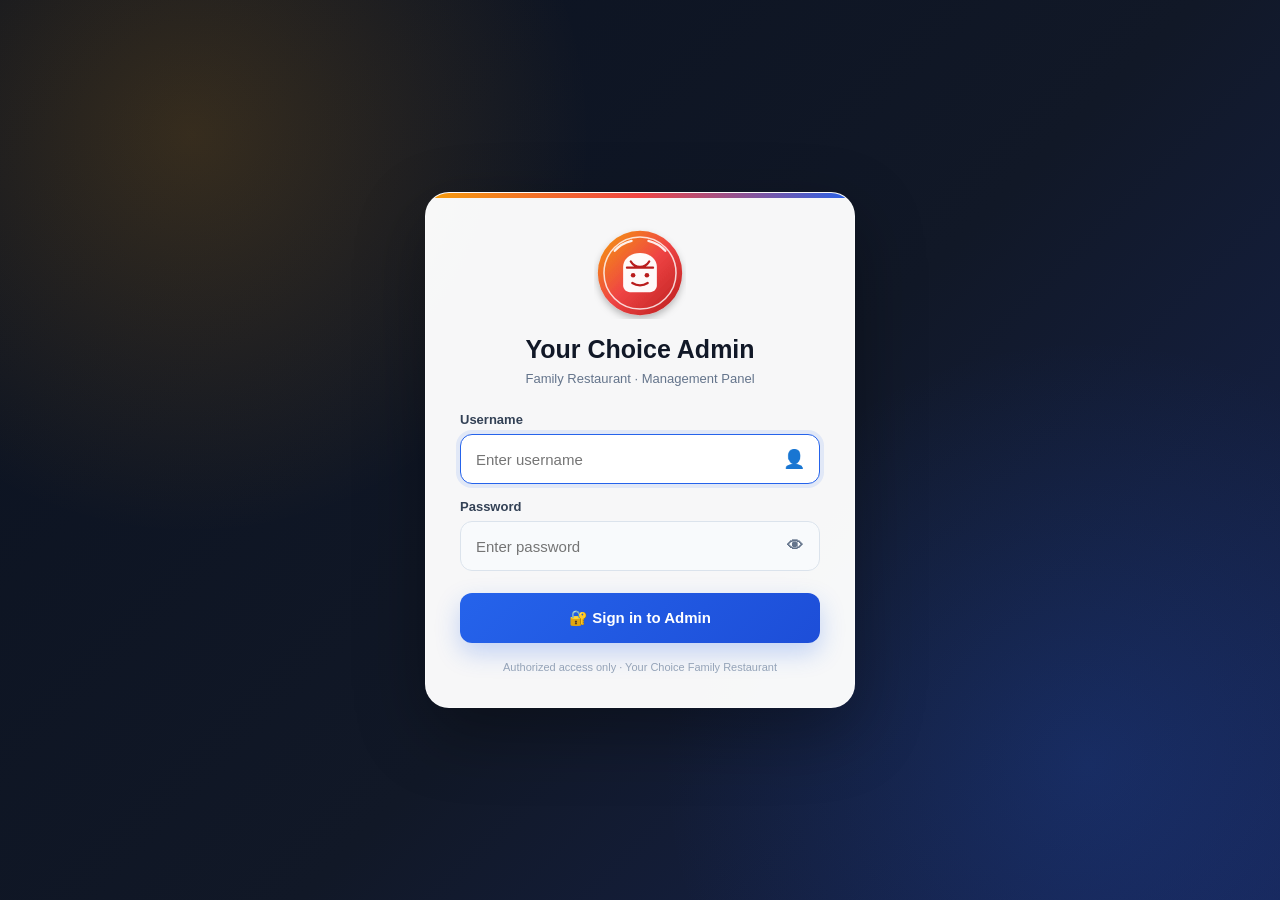
<file: admin-1.html>
<!DOCTYPE html>
<html lang="bn">
<head>
<meta charset="UTF-8">
<meta name="viewport" content="width=device-width, initial-scale=1.0">
<title>Your Choice Admin</title>

<style>
*{box-sizing:border-box}
body{margin:0;font-family:Arial,sans-serif;background:#f4f6f8;color:#222}
header{background:#111827;color:#fff;padding:15px;display:flex;justify-content:space-between;align-items:center}
header h1{margin:0;font-size:20px}
button{border:0;border-radius:7px;padding:9px 12px;font-weight:bold;cursor:pointer}
.refresh{background:#2563eb;color:#fff}
.container{max-width:1200px;margin:auto;padding:12px}
.stats{display:grid;grid-template-columns:repeat(3,1fr);gap:12px;margin-bottom:15px}
.stat{background:#fff;padding:18px;border-radius:10px;box-shadow:0 2px 8px rgba(0,0,0,.08)}
.stat-title{color:#666;font-size:13px}.stat-value{font-size:27px;font-weight:bold;margin-top:7px}
.section{background:#fff;padding:15px;margin-bottom:18px;border-radius:10px;box-shadow:0 2px 8px rgba(0,0,0,.08)}
.section h2{margin-top:0;font-size:19px}.table-wrap{overflow-x:auto}
table{width:100%;min-width:800px;border-collapse:collapse}
th,td{padding:9px;border-bottom:1px solid #ddd;text-align:left;vertical-align:top}
th{background:#f3f4f6}.loading{text-align:center;padding:20px;color:#666}
.error{background:#fee2e2;color:#991b1b;padding:12px;border-radius:7px;margin-bottom:10px}
.success{background:#dcfce7;color:#166534;padding:12px;border-radius:7px;margin-bottom:10px}
select,input,textarea{width:100%;padding:10px;border:1px solid #ccc;border-radius:7px;font-size:15px}
textarea{min-height:80px;resize:vertical}.form{display:grid;grid-template-columns:1fr 1fr;gap:10px}
.full{grid-column:1/-1}.add{background:#2563eb;color:#fff}.update{background:#16a34a;color:#fff;margin:2px}
.edit{background:#f59e0b;color:#fff;margin:2px}.delete{background:#dc2626;color:#fff;margin:2px}
.hide{background:#6366f1;color:#fff;margin:2px}.call{background:#2563eb;color:#fff;margin:2px}
.whatsapp{background:#16a34a;color:#fff;margin:2px}.menu-image{width:70px;height:55px;object-fit:cover;border-radius:6px}
.small-note{color:#666;font-size:12px}
.report-summary{
  display:grid;
  grid-template-columns:repeat(3,1fr);
  gap:12px;
  margin:15px 0;
}
.report-box{
  background:#f8fafc;
  border:1px solid #e5e7eb;
  border-radius:9px;
  padding:14px;
}
.report-box small{display:block;color:#666;margin-bottom:5px}
.report-box b{font-size:22px}
.report-table{width:100%;min-width:500px;border-collapse:collapse}
.report-table th,.report-table td{padding:10px;border-bottom:1px solid #ddd;text-align:left}
.report-table th{background:#f3f4f6}
.report-total{font-weight:800;background:#ecfdf5}
@media(max-width:700px){
  .report-summary{grid-template-columns:1fr}
}
@media(max-width:700px){.stats{grid-template-columns:1fr}.form{grid-template-columns:1fr}.full{grid-column:auto}
header{flex-direction:column;gap:10px;align-items:flex-start}}

/* =========================
   CATEGORY-WISE ADMIN MENU
========================= */
.menu-category-toolbar{
  display:flex;
  gap:10px;
  flex-wrap:wrap;
  margin:0 0 14px;
}
.menu-category-btn{
  border:1px solid #dbe3ec;
  background:#f8fafc;
  color:#334155;
  border-radius:999px;
  padding:8px 13px;
}
.menu-category-btn.active{
  background:#2563eb;
  color:#fff;
  border-color:#2563eb;
}
.admin-menu-category{
  margin:18px 0 8px;
  padding:10px 12px;
  border-radius:9px;
  background:#eff6ff;
  color:#1e3a8a;
  font-size:16px;
  border-left:4px solid #2563eb;
}
.admin-menu-table{
  min-width:900px;
}


/* =========================
   PREMIUM ADMIN LOGIN
========================= */
.login-screen{
  min-height:100vh;
  display:flex;
  align-items:center;
  justify-content:center;
  padding:24px;
  background:
    radial-gradient(circle at 15% 15%, rgba(245,158,11,.18), transparent 30%),
    radial-gradient(circle at 85% 85%, rgba(37,99,235,.18), transparent 32%),
    linear-gradient(135deg,#0b1220,#111827 55%,#172554);
}
.login-card{
  width:min(430px,100%);
  background:rgba(255,255,255,.97);
  border:1px solid rgba(255,255,255,.45);
  border-radius:24px;
  padding:34px;
  box-shadow:0 24px 70px rgba(0,0,0,.32);
  position:relative;
  overflow:hidden;
}
.login-card:before{
  content:"";position:absolute;left:0;right:0;top:0;height:5px;
  background:linear-gradient(90deg,#f59e0b,#ef4444,#2563eb);
}
.brand-logo{width:92px;height:92px;margin:0 auto 16px;display:block}
.login-brand{text-align:center;margin-bottom:26px}
.login-brand h1{margin:0;color:#111827;font-size:25px;font-weight:800}
.login-brand p{margin:7px 0 0;color:#64748b;font-size:13px}
.login-field{margin-bottom:15px}
.login-field label{display:block;font-size:13px;font-weight:700;color:#334155;margin:0 0 7px}
.login-input-wrap{position:relative}
.login-input{width:100%;height:50px;padding:0 46px 0 15px;border:1px solid #dbe3ec;border-radius:12px;background:#f8fafc;color:#111827;font-size:15px;outline:none;transition:.2s}
.login-input:focus{border-color:#2563eb;box-shadow:0 0 0 4px rgba(37,99,235,.10);background:#fff}
.login-icon{position:absolute;right:15px;top:50%;transform:translateY(-50%);color:#64748b;font-size:18px;pointer-events:none}
.login-submit{width:100%;height:50px;margin-top:7px;border-radius:12px;background:linear-gradient(135deg,#2563eb,#1d4ed8);color:#fff;font-size:15px;font-weight:800;box-shadow:0 10px 24px rgba(37,99,235,.25);transition:.2s}
.login-submit:hover{transform:translateY(-1px);box-shadow:0 13px 28px rgba(37,99,235,.30)}
.login-submit:disabled{opacity:.65;cursor:not-allowed;transform:none}
.login-error{display:none;margin:0 0 14px;padding:11px 12px;border-radius:10px;background:#fef2f2;color:#b91c1c;border:1px solid #fecaca;font-size:13px;line-height:1.4}
.login-footer{text-align:center;margin-top:18px;color:#94a3b8;font-size:11px}
.password-toggle{position:absolute;right:13px;top:50%;transform:translateY(-50%);border:0;background:transparent;color:#64748b;padding:4px;cursor:pointer;font-size:16px}
.admin-app{display:none}
body.logged-in .login-screen{display:none}
body.logged-in .admin-app{display:block}
@media(max-width:520px){.login-card{padding:28px 20px;border-radius:20px}.login-screen{padding:14px}}

/* Admin header upgrade */
header{background:linear-gradient(135deg,#0f172a,#1e293b);padding:12px 18px;min-height:66px}
.header-brand{display:flex;align-items:center;gap:11px}
.header-logo{width:42px;height:42px;flex:none}
.header-title-wrap h1{font-size:18px;margin:0}
.header-title-wrap span{display:block;font-size:11px;color:#94a3b8;margin-top:2px}
.header-actions{display:flex;align-items:center;gap:8px}
.logout{background:#dc2626;color:#fff}
@media(max-width:700px){header{flex-direction:row;align-items:center;justify-content:space-between}.header-title-wrap span{display:none}.header-title-wrap h1{font-size:15px}.header-logo{width:38px;height:38px}.header-actions button{padding:8px 9px;font-size:12px}}

</style>
</head>

<body>
<!-- =========================
     ADMIN LOGIN SCREEN
========================= -->
<div class="login-screen" id="loginScreen">
  <div class="login-card">
    <div class="login-brand">
      <svg class="brand-logo" viewBox="0 0 120 120" role="img" aria-label="Your Choice logo">
        <defs>
          <linearGradient id="logoBg" x1="0" y1="0" x2="1" y2="1">
            <stop offset="0" stop-color="#f59e0b"/>
            <stop offset=".5" stop-color="#ef4444"/>
            <stop offset="1" stop-color="#b91c1c"/>
          </linearGradient>
          <filter id="logoShadow" x="-30%" y="-30%" width="160%" height="160%">
            <feDropShadow dx="0" dy="5" stdDeviation="5" flood-opacity=".25"/>
          </filter>
        </defs>
        <circle cx="60" cy="60" r="55" fill="url(#logoBg)" filter="url(#logoShadow)"/>
        <circle cx="60" cy="60" r="47" fill="none" stroke="#fff" stroke-width="2" opacity=".8"/>
        <path d="M38 52c0-10 9-18 22-18s22 8 22 18v24c0 5-4 9-9 9H47c-5 0-9-4-9-9V52Z" fill="#fff" opacity=".97"/>
        <path d="M43 53h34M48 45c3 5 7 7 12 7s9-2 12-7" fill="none" stroke="#b91c1c" stroke-width="3" stroke-linecap="round"/>
        <circle cx="51" cy="63" r="3" fill="#b91c1c"/><circle cx="69" cy="63" r="3" fill="#b91c1c"/>
        <path d="M50 73c6 4 14 4 20 0" fill="none" stroke="#b91c1c" stroke-width="3" stroke-linecap="round"/>
        <path d="M27 31c6-7 14-11 22-13M93 31c-6-7-14-11-22-13" fill="none" stroke="#fff" stroke-width="3" stroke-linecap="round" opacity=".9"/>
      </svg>
      <h1>Your Choice Admin</h1>
      <p>Family Restaurant · Management Panel</p>
    </div>

    <div id="loginError" class="login-error"></div>

    <form id="loginForm" autocomplete="on">
      <div class="login-field">
        <label for="loginUser">Username</label>
        <div class="login-input-wrap">
          <input class="login-input" id="loginUser" name="username" type="text" placeholder="Enter username" autocomplete="username" required>
          <span class="login-icon">👤</span>
        </div>
      </div>

      <div class="login-field">
        <label for="loginPassword">Password</label>
        <div class="login-input-wrap">
          <input class="login-input" id="loginPassword" name="password" type="password" placeholder="Enter password" autocomplete="current-password" required>
          <button type="button" class="password-toggle" id="passwordToggle" aria-label="Show password">👁</button>
        </div>
      </div>

      <button class="login-submit" id="loginButton" type="submit">🔐 Sign in to Admin</button>
    </form>

    <div class="login-footer">Authorized access only · Your Choice Family Restaurant</div>
  </div>
</div>

<!-- =========================
     ADMIN APPLICATION
========================= -->
<div class="admin-app" id="adminApp">
<header>
  <div class="header-brand">
    <svg class="header-logo" viewBox="0 0 120 120" aria-hidden="true">
      <circle cx="60" cy="60" r="55" fill="url(#headerLogoBg)"/>
      <defs><linearGradient id="headerLogoBg" x1="0" y1="0" x2="1" y2="1"><stop offset="0" stop-color="#f59e0b"/><stop offset="1" stop-color="#dc2626"/></linearGradient></defs>
      <circle cx="60" cy="60" r="46" fill="none" stroke="#fff" stroke-width="2" opacity=".8"/>
      <path d="M38 52c0-10 9-18 22-18s22 8 22 18v24c0 5-4 9-9 9H47c-5 0-9-4-9-9V52Z" fill="#fff"/>
      <path d="M43 53h34M48 45c3 5 7 7 12 7s9-2 12-7" fill="none" stroke="#b91c1c" stroke-width="3" stroke-linecap="round"/>
      <circle cx="51" cy="63" r="3" fill="#b91c1c"/><circle cx="69" cy="63" r="3" fill="#b91c1c"/>
      <path d="M50 73c6 4 14 4 20 0" fill="none" stroke="#b91c1c" stroke-width="3" stroke-linecap="round"/>
    </svg>
    <div class="header-title-wrap">
      <h1>Your Choice Admin</h1>
      <span>Family Restaurant · Management Panel</span>
    </div>
  </div>
  <div class="header-actions">
    <button class="refresh" id="refreshButton">⟳ Refresh All</button>
    <button class="logout" id="logoutButton">↪ Logout</button>
  </div>
</header>

<div class="container">
  <div id="globalMessage"></div>

  <div class="stats">
    <div class="stat"><div class="stat-title">Total Orders</div><div id="totalOrders" class="stat-value">0</div></div>
    <div class="stat"><div class="stat-title">Pending Orders</div><div id="pendingOrders" class="stat-value">0</div></div>
    <div class="stat"><div class="stat-title">Total Sales</div><div id="totalSales" class="stat-value">₹0</div></div>
  </div>

  <div class="section">
    <h2>📊 Date-wise Sales Report</h2>

    <div class="form" style="margin-bottom:15px;">
      <div>
        <label><b>From Date</b></label>
        <input type="date" id="reportFromDate">
      </div>
      <div>
        <label><b>To Date</b></label>
        <input type="date" id="reportToDate">
      </div>
      <div>
        <button type="button" class="add" id="reportButton">📊 Generate Report</button>
        <button type="button" id="reportResetButton" style="background:#6b7280;color:#fff;">Reset</button>
      </div>
    </div>

    <div id="dateReportSummary"></div>
    <div id="dateReportBody">
      <div class="loading">Select dates and generate report.</div>
    </div>
  </div>

  <div class="section">
    <h2>🛒 Customer Orders</h2>
    <div id="ordersMessage"></div>
    <div class="table-wrap">
      <table>
        <thead><tr><th>Order</th><th>Customer</th><th>Items</th><th>Total</th><th>Payment</th><th>Status</th><th>Action</th></tr></thead>
        <tbody id="ordersBody"><tr><td colspan="7" class="loading">Loading orders...</td></tr></tbody>
      </table>
    </div>
  </div>

  <div class="section">
    <h2>📅 Table Bookings</h2>
    <div id="bookingsMessage"></div>
    <div class="table-wrap">
      <table>
        <thead><tr><th>ID</th><th>Customer</th><th>Phone</th><th>Date</th><th>Time</th><th>Guests</th><th>Status</th><th>Action</th></tr></thead>
        <tbody id="bookingsBody"><tr><td colspan="8" class="loading">Loading bookings...</td></tr></tbody>
      </table>
    </div>
  </div>

  <div class="section">
    <h2>🍽️ Menu Management</h2>
    <div id="menuMessage"></div>
    <form id="menuForm" class="form">
      <input type="hidden" id="menuId">
      <input type="text" id="menuName" placeholder="Menu Name" required>
      <input type="text" id="menuCategory" placeholder="Category">
      <input type="number" id="menuPrice" placeholder="Price" min="0" required>
      <input type="text" id="menuImage" placeholder="images/chicken-biryani.jpg">
      <textarea id="menuDescription" class="full" placeholder="Description"></textarea>
      <select id="menuAvailable"><option value="1">Available</option><option value="0">Not Available</option></select>
      <div>
        <button type="submit" class="add" id="saveButton">➕ Add Menu</button>
        <button type="button" id="cancelButton" style="display:none;background:#6b7280;color:#fff;">Cancel</button>
      </div>
    </form>
  </div>

  <div class="section">
    <h2>📋 Current Menu</h2>
    <div id="menuCategoryToolbar" class="menu-category-toolbar"></div>
    <div id="currentMenu"><div class="loading">Loading menu...</div></div>
  </div>
</div>
</div><!-- /admin-app -->

<script>
"use strict";

const API = "https://1251file.xboy7334.workers.dev";

/* =========================
   ADMIN AUTHENTICATION
   Credentials are entered by the admin and kept only in sessionStorage.
   No username/password is hard-coded in this HTML.
========================= */
const AUTH_KEY = "your_choice_admin_auth";

function getAuthHeader(){
  const auth=sessionStorage.getItem(AUTH_KEY);
  return auth ? {"Authorization":"Basic "+auth} : {};
}

function setAuth(username,password){
  sessionStorage.setItem(AUTH_KEY,btoa(unescape(encodeURIComponent(username+":"+password))));
}

function clearAuth(){
  sessionStorage.removeItem(AUTH_KEY);
}

function hasAuth(){
  return !!sessionStorage.getItem(AUTH_KEY);
}

function showAdmin(){
  document.body.classList.add("logged-in");
}

function showLogin(){
  document.body.classList.remove("logged-in");
  $("loginUser").focus();
}

function showLoginError(message){
  const box=$("loginError");
  box.textContent=message;
  box.style.display="block";
}

function hideLoginError(){
  const box=$("loginError");
  box.textContent="";
  box.style.display="none";
}

async function verifyLogin(){
  const response=await fetch(API+"/api/admin/orders",{
    method:"GET",
    headers:Object.assign({"Accept":"application/json"},getAuthHeader()),
    cache:"no-store"
  });

  if(response.status===401 || response.status===403){
    throw new Error("Invalid username or password.");
  }
  if(!response.ok){
    throw new Error("Admin server returned HTTP "+response.status+".");
  }
}

async function login(username,password){
  setAuth(username,password);
  try{
    await verifyLogin();
    showAdmin();
    hideLoginError();
    await loadAll();
  }catch(error){
    clearAuth();
    throw error;
  }
}

async function logout(){
  clearAuth();
  showLogin();
  $("loginPassword").value="";
  $("loginButton").disabled=false;
  $("loginButton").textContent="🔐 Sign in to Admin";
}
let menuData = [];
let allOrders = [];
let activeMenuCategory = "all";

function $(id){return document.getElementById(id)}

function getReportDate(value){
  if(!value) return "";

  try{
    let dateString=String(value).trim();

    if(
      !dateString.endsWith("Z") &&
      !/[+-]\\d{2}:\\d{2}$/.test(dateString)
    ){
      dateString=dateString.replace(" ","T")+"Z";
    }

    const date=new Date(dateString);
    if(Number.isNaN(date.getTime())) return "";

    const parts=new Intl.DateTimeFormat("en-CA",{
      timeZone:"Asia/Kolkata",
      year:"numeric",
      month:"2-digit",
      day:"2-digit"
    }).formatToParts(date);

    const get=function(type){
      const part=parts.find(function(p){return p.type===type});
      return part ? part.value : "";
    };

    return get("year")+"-"+get("month")+"-"+get("day");
  }catch(error){
    return "";
  }
}

function renderDateWiseReport(){
  const body=$("dateReportBody");
  const summary=$("dateReportSummary");

  if(!body || !summary) return;

  const from=$("reportFromDate").value;
  const to=$("reportToDate").value;

  if(from && to && from > to){
    summary.innerHTML='<div class="error">From Date cannot be after To Date.</div>';
    body.innerHTML="";
    return;
  }

  const filtered=allOrders.filter(function(order){
    const date=getReportDate(order.created_at);
    if(!date) return false;
    if(from && date < from) return false;
    if(to && date > to) return false;
    return true;
  });

  const grouped={};

  filtered.forEach(function(order){
    const date=getReportDate(order.created_at);
    if(!grouped[date]){
      grouped[date]={
        orders:0,
        sales:0
      };
    }

    grouped[date].orders++;
    grouped[date].sales+=Number(order.total_amount||0);
  });

  const dates=Object.keys(grouped).sort().reverse();

  let totalOrders=0;
  let totalSales=0;

  dates.forEach(function(date){
    totalOrders+=grouped[date].orders;
    totalSales+=grouped[date].sales;
  });

  summary.innerHTML=
    '<div class="report-summary">'+
      '<div class="report-box"><small>Total Orders</small><b>'+totalOrders+'</b></div>'+
      '<div class="report-box"><small>Total Sales</small><b>₹'+totalSales.toFixed(0)+'</b></div>'+
      '<div class="report-box"><small>Days</small><b>'+dates.length+'</b></div>'+
    '</div>';

  if(!dates.length){
    body.innerHTML='<div class="loading">এই date range-এ কোনো order নেই।</div>';
    return;
  }

  let html='<div class="table-wrap"><table class="report-table">'+
    '<thead><tr><th>Date</th><th>Orders</th><th>Sales</th></tr></thead><tbody>';

  dates.forEach(function(date){
    const d=grouped[date];
    const displayDate=new Date(date+"T00:00:00").toLocaleDateString("en-IN",{
      day:"2-digit",
      month:"short",
      year:"numeric"
    });

    html+=
      '<tr>'+
      '<td><b>'+escapeHtml(displayDate)+'</b></td>'+
      '<td>'+d.orders+'</td>'+
      '<td><b>₹'+d.sales.toFixed(0)+'</b></td>'+
      '</tr>';
  });

  html+=
    '<tr class="report-total">'+
    '<td>Grand Total</td>'+
    '<td>'+totalOrders+'</td>'+
    '<td>₹'+totalSales.toFixed(0)+'</td>'+
    '</tr></tbody></table></div>';

  body.innerHTML=html;
}


function showMessage(id,message,type){
  const box=$(id);
  if(!box)return;
  box.innerHTML='<div class="'+type+'">'+escapeHtml(message)+'</div>';
}

function escapeHtml(value){
  return String(value ?? "")
    .replace(/&/g,"&amp;").replace(/</g,"&lt;")
    .replace(/>/g,"&gt;").replace(/"/g,"&quot;")
    .replace(/'/g,"&#039;");
}

/* =========================================================
   ADMIN ORDER TIME
   Convert UTC / SQLite timestamp to India Standard Time
========================================================= */
function formatAdminDateTime(value){
  if(!value)return "Time not available";

  try{
    let dateString=String(value).trim();

    if(
      !dateString.endsWith("Z") &&
      !/[+-]\d{2}:\d{2}$/.test(dateString)
    ){
      dateString=dateString.replace(" ","T")+"Z";
    }

    const date=new Date(dateString);

    if(Number.isNaN(date.getTime())){
      return escapeHtml(value);
    }

    return date.toLocaleString("en-IN",{
      timeZone:"Asia/Kolkata",
      day:"2-digit",
      month:"short",
      year:"numeric",
      hour:"2-digit",
      minute:"2-digit",
      second:"2-digit",
      hour12:true
    });
  }catch(error){
    return escapeHtml(value);
  }
}

async function api(path,options){
  const requestOptions=Object.assign({},options||{});
  requestOptions.headers=Object.assign({},getAuthHeader(),requestOptions.headers||{});
  const response=await fetch(API+path,requestOptions);
  const text=await response.text();
  let data={};

  try{data=text?JSON.parse(text):{}}
  catch(e){throw new Error("Server returned invalid JSON. HTTP "+response.status)}

  if(!response.ok){
    throw new Error(data.message||data.error||("HTTP "+response.status));
  }

  return data;
}

function option(value,selected){
  return '<option value="'+escapeHtml(value)+'"'+
    (String(value)===String(selected)?" selected":"")+">"+
    escapeHtml(value)+"</option>";
}

function callCustomer(phone){
  if(!phone){alert("Phone number নেই");return}
  window.location.href="tel:"+String(phone).replace(/[^\d+]/g,"");
}

function whatsapp(phone,name){
  if(!phone){alert("Phone number নেই");return}
  let number=String(phone).replace(/\D/g,"");
  if(number.length===10)number="91"+number;
  const message=encodeURIComponent(
    "Hello "+(name||"Customer")+", Your Choice Family Restaurant থেকে যোগাযোগ করছি।"
  );
  window.open("https://wa.me/"+number+"?text="+message,"_blank");
}

async function loadAll(){
  $("ordersBody").innerHTML='<tr><td colspan="7" class="loading">Loading orders...</td></tr>';
  $("bookingsBody").innerHTML='<tr><td colspan="8" class="loading">Loading bookings...</td></tr>';
  $("currentMenu").innerHTML='<div class="loading">Loading menu...</div>';

  await Promise.allSettled([loadOrders(),loadBookings(),loadMenu()]);
}

async function loadOrders(){
  const body=$("ordersBody");

  try{
    const data=await api("/api/admin/orders");
    const orders=Array.isArray(data.orders)?data.orders:[];
    allOrders=orders;

    $("totalOrders").textContent=orders.length;

    let pending=0;
    let sales=0;

    orders.forEach(function(order){
      if(String(order.status)==="Pending")pending++;
      sales+=Number(order.total_amount||0);
    });

    $("pendingOrders").textContent=pending;
    $("totalSales").textContent="₹"+sales.toFixed(0);

    renderDateWiseReport();

    if(!orders.length){
      body.innerHTML='<tr><td colspan="7" class="loading">কোনো Order নেই</td></tr>';
      return;
    }

    body.innerHTML="";

    orders.forEach(function(order){
      const row=document.createElement("tr");

      let items="—";
      if(Array.isArray(order.items)&&order.items.length){
        items=order.items.map(function(item){
          return escapeHtml(item.item_name)+" × "+escapeHtml(item.quantity)+" — ₹"+escapeHtml(item.price);
        }).join("<br>");
      }

      row.innerHTML=
        "<td><b>#"+escapeHtml(order.id)+"</b><br>"+
        "<small>"+formatAdminDateTime(order.created_at)+"</small></td>"+

        "<td><b>"+escapeHtml(order.customer_name||"")+"</b><br>"+
        escapeHtml(order.phone||"")+"<br>"+
        escapeHtml(order.address||"")+"<br>"+
        '<button type="button" class="call">📞 Call</button>'+
        '<button type="button" class="whatsapp">WhatsApp</button></td>'+

        "<td>"+items+"</td>"+
        "<td><b>₹"+Number(order.total_amount||0).toFixed(0)+"</b></td>"+
        "<td>"+escapeHtml(order.payment_method||"COD")+"</td>"+

        "<td><select class=\"orderStatus\">"+
        option("Pending",order.status)+
        option("Confirmed",order.status)+
        option("Preparing",order.status)+
        option("Delivered",order.status)+
        option("Cancelled",order.status)+
        "</select></td>"+

        '<td><button type="button" class="update">Update</button></td>';

      row.querySelector(".update").addEventListener("click",function(){
        const status=row.querySelector(".orderStatus").value;
        updateOrder(order.id,status);
      });

      row.querySelector(".call").addEventListener("click",function(){
        callCustomer(order.phone);
      });

      row.querySelector(".whatsapp").addEventListener("click",function(){
        whatsapp(order.phone,order.customer_name);
      });

      body.appendChild(row);
    });

  }catch(error){
    $("totalOrders").textContent="0";
    $("pendingOrders").textContent="0";
    $("totalSales").textContent="₹0";

    body.innerHTML='<tr><td colspan="7" class="error">Order Error: '+escapeHtml(error.message)+"</td></tr>";
  }
}

async function updateOrder(id,status){
  try{
    await api("/api/admin/orders/"+encodeURIComponent(id),{
      method:"PATCH",
      headers:{"Content-Type":"application/json"},
      body:JSON.stringify({status:status})
    });

    alert("Order status updated.");
    await loadOrders();
  }catch(error){
    alert("Order update failed: "+error.message);
  }
}

async function loadBookings(){
  const body=$("bookingsBody");

  try{
    const data=await api("/api/admin/bookings");
    const bookings=Array.isArray(data.bookings)?data.bookings:[];

    if(!bookings.length){
      body.innerHTML='<tr><td colspan="8" class="loading">কোনো Table Booking নেই</td></tr>';
      return;
    }

    body.innerHTML="";

    bookings.forEach(function(booking){
      const row=document.createElement("tr");

      row.innerHTML=
        "<td>#"+escapeHtml(booking.id)+"</td>"+
        "<td>"+escapeHtml(booking.customer_name||"")+"</td>"+
        "<td>"+escapeHtml(booking.phone||"")+"<br>"+
        '<button type="button" class="call">📞 Call</button>'+
        '<button type="button" class="whatsapp">WhatsApp</button></td>'+
        "<td>"+escapeHtml(booking.booking_date||"")+"</td>"+
        "<td>"+escapeHtml(booking.booking_time||"")+"</td>"+
        "<td>"+escapeHtml(booking.guests||"")+"</td>"+
        "<td><select class=\"bookingStatus\">"+
        option("Pending",booking.status)+
        option("Confirmed",booking.status)+
        option("Completed",booking.status)+
        option("Cancelled",booking.status)+
        "</select></td>"+
        '<td><button type="button" class="update">Update</button></td>';

      row.querySelector(".update").addEventListener("click",function(){
        const status=row.querySelector(".bookingStatus").value;
        updateBooking(booking.id,status);
      });

      row.querySelector(".call").addEventListener("click",function(){
        callCustomer(booking.phone);
      });

      row.querySelector(".whatsapp").addEventListener("click",function(){
        whatsapp(booking.phone,booking.customer_name);
      });

      body.appendChild(row);
    });

  }catch(error){
    body.innerHTML='<tr><td colspan="8" class="error">Booking Error: '+escapeHtml(error.message)+"</td></tr>";
  }
}

async function updateBooking(id,status){
  try{
    await api("/api/admin/bookings/"+encodeURIComponent(id),{
      method:"PATCH",
      headers:{"Content-Type":"application/json"},
      body:JSON.stringify({status:status})
    });

    alert("Booking status updated.");
    await loadBookings();
  }catch(error){
    alert("Booking update failed: "+error.message);
  }
}


function normalizeMenuCategory(value){
  return String(value || "")
    .toLowerCase()
    .replace(/&/g,"and")
    .replace(/[–—-]/g," ")
    .replace(/[.,()]/g," ")
    .replace(/\s+/g," ")
    .trim();
}

function getMenuCategoryLabel(value){
  const key=normalizeMenuCategory(value);
  const labels={
    "biryani and mughlai":"Biryani & Mughlai",
    "biryani mughlai":"Biryani & Mughlai",
    "biryani mughlai dish":"Biryani & Mughlai",
    "soups":"Soups",
    "soup":"Soups",
    "chinese starter":"Chinese Starter",
    "chinese starters":"Chinese Starter",
    "chinese rice":"Chinese Rice",
    "noodles":"Noodles",
    "chinese main course":"Chinese Main Course",
    "tandoor and starter":"Tandoor & Starter",
    "tandoor starter":"Tandoor & Starter",
    "salad and raita":"Salad & Raita",
    "salad raita":"Salad & Raita",
    "rice and pulao":"Rice & Pulao",
    "rice pulao":"Rice & Pulao",
    "roti":"Roti",
    "indian main course":"Indian Main Course",
    "dal":"Dal",
    "egg":"Egg",
    "chicken":"Chicken",
    "mutton":"Mutton"
  };
  return labels[key] || String(value || "Other");
}

const MENU_CATEGORY_ORDER=[
  "biryani and mughlai",
  "soups",
  "chinese starter",
  "chinese rice",
  "noodles",
  "chinese main course",
  "tandoor and starter",
  "salad and raita",
  "rice and pulao",
  "roti",
  "indian main course",
  "dal",
  "egg",
  "chicken",
  "mutton"
];

function renderMenuCategoryToolbar(){
  const toolbar=$("menuCategoryToolbar");
  if(!toolbar)return;

  const groups={};
  menuData.forEach(function(item){
    const key=normalizeMenuCategory(item.category)||"other";
    groups[key]=true;
  });

  const keys=Object.keys(groups);
  const ordered=[
    ...MENU_CATEGORY_ORDER.filter(function(key){return groups[key]}),
    ...keys.filter(function(key){return !MENU_CATEGORY_ORDER.includes(key)})
  ];

  let html=
    '<button type="button" class="menu-category-btn'+
    (activeMenuCategory==="all"?" active":"")+
    '" data-category="all">All</button>';

  ordered.forEach(function(key){
    html+=
      '<button type="button" class="menu-category-btn'+
      (activeMenuCategory===key?" active":"")+
      '" data-category="'+escapeHtml(key)+'">'+
      escapeHtml(getMenuCategoryLabel(key))+
      '</button>';
  });

  toolbar.innerHTML=html;

  toolbar.querySelectorAll(".menu-category-btn").forEach(function(btn){
    btn.addEventListener("click",function(){
      activeMenuCategory=btn.dataset.category||"all";
      renderMenuCategoryToolbar();
      renderCurrentMenu();
    });
  });
}

function renderCurrentMenu(){
  const box=$("currentMenu");
  if(!box)return;

  if(!menuData.length){
    box.innerHTML='<div class="loading">কোনো Menu নেই</div>';
    return;
  }

  const filtered=menuData.filter(function(item){
    if(activeMenuCategory==="all")return true;
    return normalizeMenuCategory(item.category)===activeMenuCategory;
  });

  if(!filtered.length){
    box.innerHTML='<div class="loading">এই category-তে কোনো Menu নেই।</div>';
    return;
  }

  const groups={};

  filtered.forEach(function(item){
    const key=normalizeMenuCategory(item.category)||"other";
    if(!groups[key]){
      groups[key]={
        label:getMenuCategoryLabel(item.category),
        items:[]
      };
    }
    groups[key].items.push(item);
  });

  const keys=Object.keys(groups);
  const ordered=[
    ...MENU_CATEGORY_ORDER.filter(function(key){return groups[key]}),
    ...keys.filter(function(key){return !MENU_CATEGORY_ORDER.includes(key)})
  ];

  let html="";

  ordered.forEach(function(key){
    const group=groups[key];

    html+='<div class="admin-menu-category">'+
      '🍽️ '+escapeHtml(group.label)+
      ' <span style="font-size:12px;color:#64748b;">('+group.items.length+' items)</span>'+
      '</div>';

    html+='<div class="table-wrap"><table class="admin-menu-table"><thead><tr>'+
      "<th>ID</th><th>Image</th><th>Name</th><th>Category</th>"+
      "<th>Price</th><th>Available</th><th>Action</th>"+
      "</tr></thead><tbody>";

    group.items.forEach(function(item){
      const image=item.image
        ? '<img class="menu-image" src="'+escapeHtml(item.image)+
          '" alt="'+escapeHtml(item.name)+'" onerror="this.style.display=\'none\'">'
        :"No Image";

      html+="<tr>"+
        "<td>#"+escapeHtml(item.id)+"</td>"+
        "<td>"+image+"</td>"+
        "<td><b>"+escapeHtml(item.name)+"</b><br><small>"+escapeHtml(item.description||"")+"</small></td>"+
        "<td>"+escapeHtml(item.category||"")+"</td>"+
        "<td><b>₹"+Number(item.price||0).toFixed(0)+"</b></td>"+
        "<td>"+(Number(item.available)===1?"✅ Available":"❌ Hidden")+"</td>"+
        "<td><button type=\"button\" class=\"edit\">Edit</button>"+
        "<button type=\"button\" class=\"hide\">"+(Number(item.available)===1?"Hide":"Show")+"</button>"+
        "<button type=\"button\" class=\"delete\">Delete</button></td>"+
        "</tr>";
    });

    html+="</tbody></table></div>";
  });

  box.innerHTML=html;

  box.querySelectorAll("tbody tr").forEach(function(row){
    const idText=row.children[0].textContent.replace("#","");
    const item=menuData.find(function(x){return String(x.id)===String(idText)});
    if(!item)return;

    row.querySelector(".edit").addEventListener("click",function(){
      editMenu(item.id);
    });
    row.querySelector(".hide").addEventListener("click",function(){
      toggleMenu(item.id);
    });
    row.querySelector(".delete").addEventListener("click",function(){
      deleteMenu(item.id);
    });
  });
}

async function loadMenu(){
  const box=$("currentMenu");

  try{
    const data=await api("/api/admin/menu");
    menuData=Array.isArray(data.menu)?data.menu:[];

    renderMenuCategoryToolbar();
    renderCurrentMenu();

  }catch(error){
    box.innerHTML='<div class="error">Menu Error: '+escapeHtml(error.message)+"</div>";
  }
}

function resetMenuForm(){
  $("menuId").value="";
  $("menuName").value="";
  $("menuCategory").value="";
  $("menuPrice").value="";
  $("menuImage").value="";
  $("menuDescription").value="";
  $("menuAvailable").value="1";
  $("saveButton").textContent="➕ Add Menu";
  $("cancelButton").style.display="none";
}

function editMenu(id){
  const item=menuData.find(function(menu){return Number(menu.id)===Number(id)});
  if(!item){alert("Menu item পাওয়া যায়নি।");return}

  $("menuId").value=item.id;
  $("menuName").value=item.name||"";
  $("menuCategory").value=item.category||"";
  $("menuPrice").value=item.price??"";
  $("menuImage").value=item.image||"";
  $("menuDescription").value=item.description||"";
  $("menuAvailable").value=Number(item.available)===1?"1":"0";
  $("saveButton").textContent="💾 Update Menu";
  $("cancelButton").style.display="inline-block";

  window.scrollTo({top:$("menuForm").getBoundingClientRect().top+window.scrollY-20,behavior:"smooth"});
}

async function toggleMenu(id){
  const item=menuData.find(function(menu){return Number(menu.id)===Number(id)});
  if(!item)return;

  const newAvailable=Number(item.available)===1?0:1;

  try{
    await api("/api/admin/menu/"+encodeURIComponent(id),{
      method:"PATCH",
      headers:{"Content-Type":"application/json"},
      body:JSON.stringify({available:newAvailable})
    });
    await loadMenu();
  }catch(error){
    alert("Menu status update failed: "+error.message);
  }
}

async function deleteMenu(id){
  const item=menuData.find(function(menu){return Number(menu.id)===Number(id)});
  if(!item)return;
  if(!confirm('Delete "'+item.name+'"?'))return;

  try{
    await api("/api/admin/menu/"+encodeURIComponent(id),{method:"DELETE"});
    await loadMenu();
  }catch(error){
    alert("Menu delete failed: "+error.message);
  }
}

$("menuForm").addEventListener("submit",async function(event){
  event.preventDefault();

  const id=$("menuId").value.trim();

  const data={
    name:$("menuName").value.trim(),
    category:$("menuCategory").value.trim(),
    description:$("menuDescription").value.trim(),
    price:Number($("menuPrice").value),
    image:$("menuImage").value.trim(),
    available:Number($("menuAvailable").value)
  };

  if(!data.name){alert("Menu Name দিন।");return}
  if(!Number.isFinite(data.price)||data.price<0){alert("সঠিক Price দিন।");return}

  const saveButton=$("saveButton");
  saveButton.disabled=true;

  try{
    if(id){
      await api("/api/admin/menu/"+encodeURIComponent(id),{
        method:"PATCH",
        headers:{"Content-Type":"application/json"},
        body:JSON.stringify(data)
      });
      alert("Menu updated successfully.");
    }else{
      await api("/api/admin/menu",{
        method:"POST",
        headers:{"Content-Type":"application/json"},
        body:JSON.stringify(data)
      });
      alert("Menu added successfully.");
    }

    resetMenuForm();
    await loadMenu();
  }catch(error){
    alert("Menu save failed: "+error.message);
  }finally{
    saveButton.disabled=false;
  }
});

$("cancelButton").addEventListener("click",function(){resetMenuForm()});
$("refreshButton").addEventListener("click",function(){loadAll()});

$("reportButton").addEventListener("click",function(){
  renderDateWiseReport();
});

$("reportResetButton").addEventListener("click",function(){
  $("reportFromDate").value="";
  $("reportToDate").value="";
  renderDateWiseReport();
});

window.addEventListener("error",function(event){
  const box=$("globalMessage");
  if(box)box.innerHTML='<div class="error">JavaScript Error: '+escapeHtml(event.message||"Unknown error")+"</div>";
});

window.addEventListener("unhandledrejection",function(event){
  const box=$("globalMessage");
  if(box){
    const message=event.reason&&event.reason.message?event.reason.message:String(event.reason||"Unknown Promise Error");
    box.innerHTML='<div class="error">Promise Error: '+escapeHtml(message)+"</div>";
  }
});

document.getElementById("passwordToggle").addEventListener("click",function(){
  const input=$("loginPassword");
  const visible=input.type==="text";
  input.type=visible?"password":"text";
  this.textContent=visible?"👁":"🙈";
  this.setAttribute("aria-label",visible?"Show password":"Hide password");
});

$("loginForm").addEventListener("submit",async function(event){
  event.preventDefault();
  hideLoginError();

  const username=$("loginUser").value.trim();
  const password=$("loginPassword").value;
  if(!username || !password){
    showLoginError("Username and password are required.");
    return;
  }

  const button=$("loginButton");
  button.disabled=true;
  button.textContent="⏳ Signing in...";

  try{
    await login(username,password);
  }catch(error){
    showLoginError(error.message||"Login failed. Please check your credentials.");
    button.disabled=false;
    button.textContent="🔐 Sign in to Admin";
    $("loginPassword").focus();
  }
});

$("logoutButton").addEventListener("click",function(){
  logout();
});

document.addEventListener("DOMContentLoaded",async function(){
  if(hasAuth()){
    try{
      await verifyLogin();
      showAdmin();
      await loadAll();
    }catch(error){
      clearAuth();
      showLogin();
      showLoginError("Your session expired. Please sign in again.");
    }
  }else{
    showLogin();
  }
});
</script>
</body>
</html>
</file>
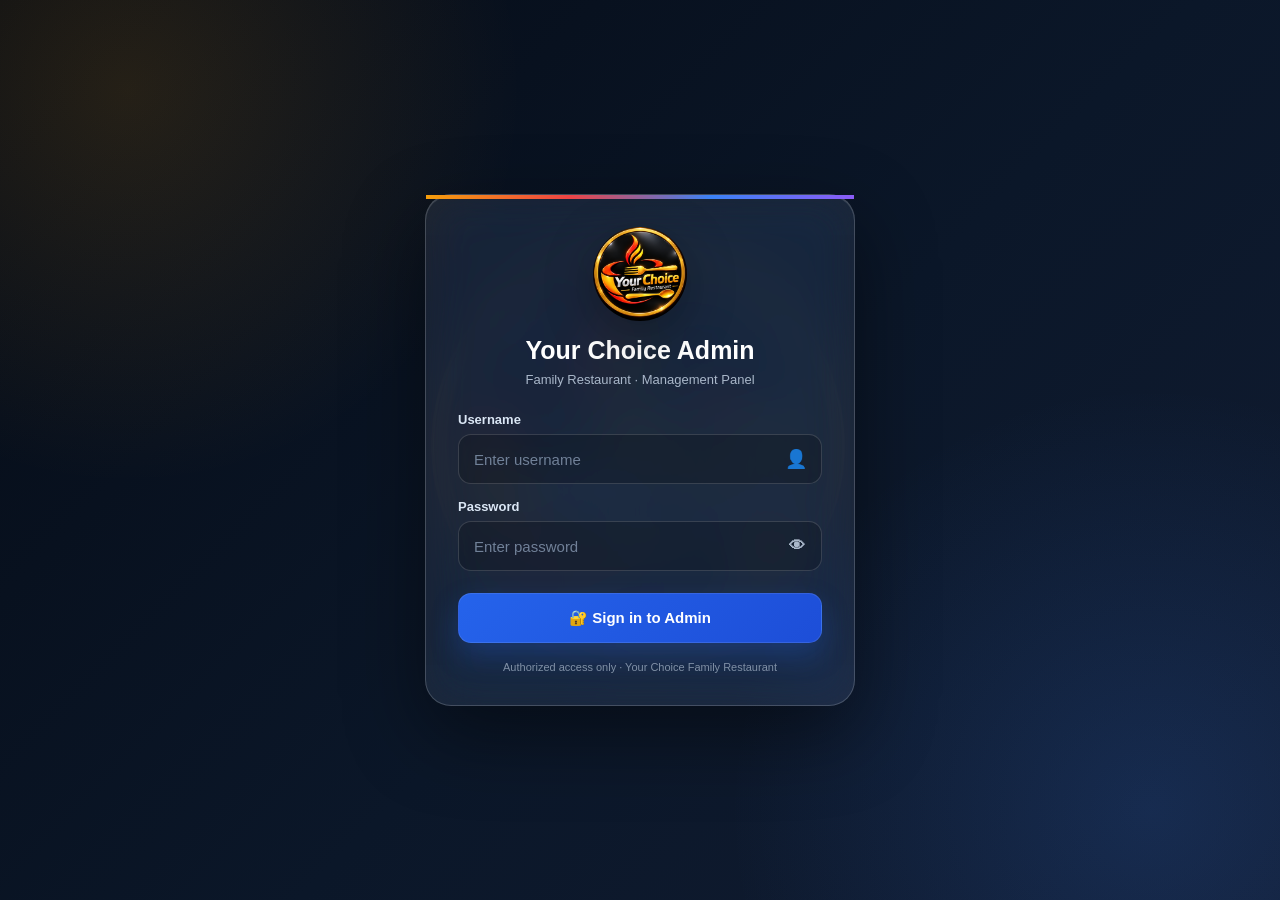
<file: admin.html>
<!DOCTYPE html>
<html lang="bn">
<head>
<meta charset="UTF-8">
<meta name="viewport" content="width=device-width, initial-scale=1.0">
<title>Your Choice Admin</title>

<style>
:root{
  --bg:#07111f;
  --bg2:#0b1729;
  --line:rgba(255,255,255,.13);
  --text:#f8fafc;
  --muted:#9fb0c5
}

*{box-sizing:border-box}

html{
  scroll-behavior:smooth
}

body{
  margin:0;
  font-family:Arial,sans-serif;
  color:var(--text);
  background:
    radial-gradient(circle at 10% 0%,rgba(59,130,246,.18),transparent 30%),
    radial-gradient(circle at 95% 20%,rgba(139,92,246,.14),transparent 28%),
    radial-gradient(circle at 50% 100%,rgba(34,197,94,.08),transparent 30%),
    linear-gradient(135deg,var(--bg),var(--bg2));
  min-height:100vh
}

body:before{
  content:"";
  position:fixed;
  inset:0;
  background:url("images/logo.png") center 140px/360px no-repeat;
  opacity:.035;
  pointer-events:none;
  z-index:-1
}

button{
  border:1px solid rgba(255,255,255,.10);
  border-radius:12px;
  padding:9px 13px;
  font-weight:700;
  cursor:pointer;
  transition:.18s ease
}

button:hover{
  transform:translateY(-1px);
  filter:brightness(1.06)
}

button:disabled{
  opacity:.55;
  cursor:not-allowed;
  transform:none
}

header{
  position:sticky;
  top:0;
  z-index:20;
  background:rgba(8,18,32,.72);
  backdrop-filter:blur(20px) saturate(150%);
  -webkit-backdrop-filter:blur(20px) saturate(150%);
  border-bottom:1px solid var(--line);
  box-shadow:0 12px 35px rgba(0,0,0,.22);
  color:#fff;
  padding:11px 18px;
  min-height:68px;
  display:flex;
  justify-content:space-between;
  align-items:center
}

header h1{
  margin:0;
  font-size:19px
}

.header-brand{
  display:flex;
  align-items:center;
  gap:11px
}

.header-logo{
  width:44px;
  height:44px;
  flex:none;
  object-fit:contain;
  border-radius:50%;
  border:1px solid rgba(255,255,255,.18);
  box-shadow:0 8px 22px rgba(0,0,0,.25)
}

.header-title-wrap span{
  display:block;
  font-size:11px;
  color:#9fb0c5;
  margin-top:2px
}

.header-actions{
  display:flex;
  align-items:center;
  gap:8px
}

.refresh{
  background:rgba(59,130,246,.9);
  color:#fff
}

.logout{
  background:rgba(239,68,68,.88);
  color:#fff
}

.container{
  max-width:1200px;
  margin:auto;
  padding:18px 12px 40px
}

.stats{
  display:grid;
  grid-template-columns:repeat(3,1fr);
  gap:14px;
  margin-bottom:16px
}

.stat,
.section{
  background:
    linear-gradient(
      135deg,
      rgba(255,255,255,.085),
      rgba(255,255,255,.035)
    );
  border:1px solid var(--line);
  box-shadow:
    0 18px 45px rgba(0,0,0,.20),
    inset 0 1px 0 rgba(255,255,255,.08);
  backdrop-filter:blur(18px) saturate(140%);
  -webkit-backdrop-filter:blur(18px) saturate(140%)
}

.stat{
  padding:18px;
  border-radius:18px;
  min-height:105px
}

.stat-title{
  color:var(--muted);
  font-size:13px
}

.stat-value{
  font-size:27px;
  font-weight:800;
  margin-top:7px;
  color:#fff
}

.section{
  padding:18px;
  margin-bottom:18px;
  border-radius:20px;
  overflow:hidden
}

.section h2{
  margin:0 0 15px;
  font-size:19px;
  color:#fff
}

.table-wrap{
  overflow-x:auto;
  border-radius:14px
}

table{
  width:100%;
  min-width:800px;
  border-collapse:separate;
  border-spacing:0
}

th,
td{
  padding:11px;
  border-bottom:1px solid rgba(255,255,255,.09);
  text-align:left;
  vertical-align:top;
  color:#e5edf7
}

th{
  background:rgba(255,255,255,.07);
  color:#cbd5e1;
  font-size:12px;
  text-transform:uppercase;
  letter-spacing:.04em
}

tr:hover td{
  background:rgba(255,255,255,.025)
}

.loading{
  text-align:center;
  padding:22px;
  color:var(--muted)
}

.error{
  background:rgba(239,68,68,.13);
  color:#fecaca;
  border:1px solid rgba(239,68,68,.25);
  padding:12px;
  border-radius:12px;
  margin-bottom:10px
}

.success{
  background:rgba(34,197,94,.12);
  color:#bbf7d0;
  border:1px solid rgba(34,197,94,.25);
  padding:12px;
  border-radius:12px;
  margin-bottom:10px
}

select,
input,
textarea{
  width:100%;
  padding:11px 12px;
  border:1px solid rgba(255,255,255,.14);
  border-radius:12px;
  font-size:15px;
  background:rgba(4,12,23,.58);
  color:#f8fafc;
  outline:none
}

select:focus,
input:focus,
textarea:focus{
  border-color:rgba(59,130,246,.75);
  box-shadow:0 0 0 4px rgba(59,130,246,.12)
}

select option{
  background:#0b1729;
  color:#fff
}

input::placeholder,
textarea::placeholder{
  color:#718198
}

textarea{
  min-height:80px;
  resize:vertical
}

.form{
  display:grid;
  grid-template-columns:1fr 1fr;
  gap:10px
}

.full{
  grid-column:1/-1
}

.add{
  background:rgba(37,99,235,.92);
  color:#fff
}

.update{
  background:rgba(22,163,74,.9);
  color:#fff;
  margin:2px
}

.edit{
  background:rgba(245,158,11,.9);
  color:#fff;
  margin:2px
}

.delete{
  background:rgba(220,38,38,.9);
  color:#fff;
  margin:2px
}

.hide{
  background:rgba(99,102,241,.9);
  color:#fff;
  margin:2px
}

.call{
  background:rgba(37,99,235,.9);
  color:#fff;
  margin:2px
}

.whatsapp{
  background:rgba(22,163,74,.9);
  color:#fff;
  margin:2px
}

.menu-image{
  width:70px;
  height:55px;
  object-fit:cover;
  border-radius:9px;
  border:1px solid rgba(255,255,255,.12)
}

.small-note{
  color:var(--muted);
  font-size:12px
}

.report-summary{
  display:grid;
  grid-template-columns:repeat(3,1fr);
  gap:12px;
  margin:15px 0
}

.report-box{
  background:rgba(255,255,255,.055);
  border:1px solid var(--line);
  border-radius:15px;
  padding:14px
}

.report-box small{
  display:block;
  color:var(--muted);
  margin-bottom:5px
}

.report-box b{
  font-size:22px;
  color:#fff
}

.report-table{
  width:100%;
  min-width:500px;
  border-collapse:separate;
  border-spacing:0
}

.report-table th,
.report-table td{
  padding:11px;
  border-bottom:1px solid rgba(255,255,255,.09);
  text-align:left
}

.report-table th{
  background:rgba(255,255,255,.07)
}

.report-total{
  font-weight:800;
  background:rgba(34,197,94,.10)
}

/* CATEGORY */

.menu-category-toolbar{
  display:flex;
  gap:9px;
  flex-wrap:wrap;
  margin:0 0 14px
}

.menu-category-btn{
  border:1px solid rgba(255,255,255,.12);
  background:rgba(255,255,255,.055);
  color:#cbd5e1;
  border-radius:999px;
  padding:8px 13px
}

.menu-category-btn.active{
  background:rgba(37,99,235,.85);
  color:#fff;
  border-color:rgba(96,165,250,.5)
}

.admin-menu-category{
  margin:18px 0 8px;
  padding:10px 12px;
  border-radius:12px;
  background:rgba(59,130,246,.09);
  color:#bfdbfe;
  font-size:16px;
  border-left:4px solid #3b82f6
}

.admin-menu-table{
  min-width:900px
}

/* LOGIN */

.login-screen{
  min-height:100vh;
  display:flex;
  align-items:center;
  justify-content:center;
  padding:20px;
  background:
    radial-gradient(circle at 10% 10%,rgba(245,158,11,.13),transparent 28%),
    radial-gradient(circle at 90% 90%,rgba(59,130,246,.16),transparent 30%),
    linear-gradient(135deg,#050b15,#0b1729 55%,#111c32);
  position:relative;
  overflow:hidden
}

.login-screen:before{
  content:"";
  position:absolute;
  inset:0;
  background:url("images/logo.png") center/430px no-repeat;
  opacity:.055
}

.login-card{
  position:relative;
  z-index:1;
  width:min(430px,100%);
  background:rgba(255,255,255,.075);
  border:1px solid rgba(255,255,255,.18);
  border-radius:26px;
  padding:32px;
  box-shadow:
    0 28px 80px rgba(0,0,0,.45),
    inset 0 1px 0 rgba(255,255,255,.12);
  backdrop-filter:blur(25px) saturate(160%);
  -webkit-backdrop-filter:blur(25px) saturate(160%)
}

.login-card:before{
  content:"";
  position:absolute;
  left:0;
  right:0;
  top:0;
  height:4px;
  background:linear-gradient(
    90deg,
    #f59e0b,
    #ef4444,
    #3b82f6,
    #8b5cf6
  )
}

.brand-logo{
  width:94px;
  height:94px;
  margin:0 auto 15px;
  display:block;
  object-fit:contain;
  border-radius:50%;
  filter:drop-shadow(0 12px 24px rgba(0,0,0,.3))
}

.login-brand{
  text-align:center;
  margin-bottom:25px
}

.login-brand h1{
  margin:0;
  color:#fff;
  font-size:25px;
  font-weight:800
}

.login-brand p{
  margin:7px 0 0;
  color:#aab8ca;
  font-size:13px
}

.login-field{
  margin-bottom:15px
}

.login-field label{
  display:block;
  font-size:13px;
  font-weight:700;
  color:#dbe7f5;
  margin:0 0 7px
}

.login-input-wrap{
  position:relative
}

.login-input{
  width:100%;
  height:50px;
  padding:0 46px 0 15px;
  border:1px solid rgba(255,255,255,.15);
  border-radius:13px;
  background:rgba(0,0,0,.20);
  color:#fff;
  font-size:15px;
  outline:none
}

.login-input:focus{
  border-color:#60a5fa;
  box-shadow:0 0 0 4px rgba(59,130,246,.13);
  background:rgba(0,0,0,.28)
}

.login-icon{
  position:absolute;
  right:15px;
  top:50%;
  transform:translateY(-50%);
  color:#9fb0c5;
  font-size:18px;
  pointer-events:none
}

.login-submit{
  width:100%;
  height:50px;
  margin-top:7px;
  border-radius:13px;
  background:linear-gradient(135deg,#2563eb,#1d4ed8);
  color:#fff;
  font-size:15px;
  font-weight:800;
  box-shadow:0 12px 28px rgba(37,99,235,.28)
}

.login-error{
  display:none;
  margin:0 0 14px;
  padding:11px 12px;
  border-radius:10px;
  background:rgba(239,68,68,.13);
  color:#fecaca;
  border:1px solid rgba(239,68,68,.25);
  font-size:13px;
  line-height:1.4
}

.login-footer{
  text-align:center;
  margin-top:18px;
  color:#8191a7;
  font-size:11px
}

.password-toggle{
  position:absolute;
  right:13px;
  top:50%;
  transform:translateY(-50%);
  border:0;
  background:transparent;
  color:#aab8ca;
  padding:4px;
  cursor:pointer;
  font-size:16px
}

.admin-app{
  display:none
}

body.logged-in .login-screen{
  display:none
}

body.logged-in .admin-app{
  display:block
}

@media(max-width:700px){

  .stats{
    grid-template-columns:1fr
  }

  .form{
    grid-template-columns:1fr
  }

  .full{
    grid-column:auto
  }

  header{
    padding:10px 12px
  }

  .header-title-wrap span{
    display:none
  }

  .header-title-wrap h1{
    font-size:15px
  }

  .header-logo{
    width:38px;
    height:38px
  }

  .header-actions button{
    padding:8px 9px;
    font-size:12px
  }

  .container{
    padding:12px 8px 30px
  }

  .section{
    padding:14px;
    border-radius:16px
  }

  .report-summary{
    grid-template-columns:1fr
  }
}

@media(max-width:520px){

  .login-card{
    padding:28px 20px;
    border-radius:21px
  }

  .login-screen{
    padding:14px
  }
}
</style>
</head>

<body>

<!-- SINGLE ADMIN LOGIN -->

<div class="login-screen" id="loginScreen">

  <div class="login-card">

    <div class="login-brand">

      <img
        class="brand-logo"
        src="images/logo.png"
        alt="Your Choice Family Restaurant logo"
      >

      <h1>Your Choice Admin</h1>

      <p>
        Family Restaurant · Management Panel
      </p>

    </div>

    <div
      id="loginError"
      class="login-error"
    ></div>

    <form
      id="loginForm"
      autocomplete="on"
    >

      <div class="login-field">

        <label for="loginUser">
          Username
        </label>

        <div class="login-input-wrap">

          <input
            class="login-input"
            id="loginUser"
            name="username"
            type="text"
            placeholder="Enter username"
            autocomplete="username"
            required
          >

          <span class="login-icon">
            👤
          </span>

        </div>

      </div>

      <div class="login-field">

        <label for="loginPassword">
          Password
        </label>

        <div class="login-input-wrap">

          <input
            class="login-input"
            id="loginPassword"
            name="password"
            type="password"
            placeholder="Enter password"
            autocomplete="current-password"
            required
          >

          <button
            type="button"
            class="password-toggle"
            id="passwordToggle"
            aria-label="Show password"
          >
            👁
          </button>

        </div>

      </div>

      <button
        class="login-submit"
        id="loginButton"
        type="submit"
      >
        🔐 Sign in to Admin
      </button>

    </form>

    <div class="login-footer">
      Authorized access only · Your Choice Family Restaurant
    </div>

  </div>

</div>


<div class="admin-app" id="adminApp">

<header>

  <div class="header-brand">

    <img
      class="header-logo"
      src="images/logo.png"
      alt="Your Choice Family Restaurant logo"
    >

    <div class="header-title-wrap">

      <h1>
        Your Choice Admin
      </h1>

      <span>
        Family Restaurant · Management Panel
      </span>

    </div>

  </div>

  <div class="header-actions">

    <button
      class="refresh"
      id="refreshButton"
    >
      ⟳ Refresh All
    </button>

    <button
      class="logout"
      id="logoutButton"
    >
      ↪ Logout
    </button>

  </div>

</header>


<div class="container">

  <div id="globalMessage"></div>


  <!-- STATS -->

  <div class="stats">

    <div class="stat">

      <div class="stat-title">
        Total Orders
      </div>

      <div
        id="totalOrders"
        class="stat-value"
      >
        0
      </div>

    </div>


    <div class="stat">

      <div class="stat-title">
        Pending Orders
      </div>

      <div
        id="pendingOrders"
        class="stat-value"
      >
        0
      </div>

    </div>


    <div class="stat">

      <div class="stat-title">
        Delivered Sales
      </div>

      <div
        id="totalSales"
        class="stat-value"
      >
        ₹0
      </div>

    </div>

  </div>


  <!-- SALES REPORT -->

  <div class="section">

    <h2>
      📊 Delivered Sales Report
    </h2>

    <div
      class="form"
      style="margin-bottom:15px;"
    >

      <div>

        <label>
          <b>From Date</b>
        </label>

        <input
          type="date"
          id="reportFromDate"
        >

      </div>


      <div>

        <label>
          <b>To Date</b>
        </label>

        <input
          type="date"
          id="reportToDate"
        >

      </div>


      <div>

        <button
          type="button"
          class="add"
          id="reportButton"
        >
          📊 Generate Report
        </button>

        <button
          type="button"
          id="reportResetButton"
          style="background:#6b7280;color:#fff;"
        >
          Reset
        </button>

      </div>

    </div>


    <div id="dateReportSummary"></div>

    <div id="dateReportBody">

      <div class="loading">
        Select dates and generate delivered-sales report.
      </div>

    </div>

  </div>


  <!-- CUSTOMER ORDERS -->

  <div class="section">

    <h2>
      🛒 Customer Orders
    </h2>

    <div id="ordersMessage"></div>

    <div class="table-wrap">

      <table>

        <thead>

          <tr>
            <th>Order</th>
            <th>Customer</th>
            <th>Items</th>
            <th>Total</th>
            <th>Payment</th>
            <th>Status</th>
            <th>Action</th>
          </tr>

        </thead>

        <tbody id="ordersBody">

          <tr>
            <td
              colspan="7"
              class="loading"
            >
              Loading orders...
            </td>
          </tr>

        </tbody>

      </table>

    </div>

  </div>


  <!-- TABLE BOOKINGS -->

  <div class="section">

    <h2>
      📅 Table Bookings
    </h2>

    <div id="bookingsMessage"></div>

    <div class="table-wrap">

      <table>

        <thead>

          <tr>
            <th>ID</th>
            <th>Customer</th>
            <th>Phone</th>
            <th>Date</th>
            <th>Time</th>
            <th>Guests</th>
            <th>Status</th>
            <th>Action</th>
          </tr>

        </thead>

        <tbody id="bookingsBody">

          <tr>
            <td
              colspan="8"
              class="loading"
            >
              Loading bookings...
            </td>
          </tr>

        </tbody>

      </table>

    </div>

  </div>


  <!-- MENU MANAGEMENT -->

  <div class="section">

    <h2>
      🍽️ Menu Management
    </h2>

    <div id="menuMessage"></div>

    <form
      id="menuForm"
      class="form"
    >

      <input
        type="hidden"
        id="menuId"
      >

      <input
        type="text"
        id="menuName"
        placeholder="Menu Name"
        required
      >

      <input
        type="text"
        id="menuCategory"
        placeholder="Category"
      >

      <input
        type="number"
        id="menuPrice"
        placeholder="Price"
        min="0"
        required
      >

      <input
        type="text"
        id="menuImage"
        placeholder="images/chicken-biryani.jpg"
      >

      <textarea
        id="menuDescription"
        class="full"
        placeholder="Description"
      ></textarea>

      <select id="menuAvailable">

        <option value="1">
          Available
        </option>

        <option value="0">
          Not Available
        </option>

      </select>

      <div>

        <button
          type="submit"
          class="add"
          id="saveButton"
        >
          ➕ Add Menu
        </button>

        <button
          type="button"
          id="cancelButton"
          style="display:none;background:#6b7280;color:#fff;"
        >
          Cancel
        </button>

      </div>

    </form>

  </div>


  <!-- CURRENT MENU -->

  <div class="section">

    <h2>
      📋 Current Menu
    </h2>

    <div
      id="menuCategoryToolbar"
      class="menu-category-toolbar"
    ></div>

    <div id="currentMenu">

      <div class="loading">
        Loading menu...
      </div>

    </div>

  </div>

</div>

</div>
<!-- /admin-app -->


<script>

"use strict";

const API =
  "https://1251file.xboy7334.workers.dev";


/* =========================================================
   ADMIN AUTHENTICATION
========================================================= */

const AUTH_KEY =
  "your_choice_admin_auth";


function getAuthHeader(){

  const auth =
    sessionStorage.getItem(AUTH_KEY);

  return auth
    ? {
        "Authorization":
          "Basic " + auth
      }
    : {};
}


function setAuth(username,password){

  sessionStorage.setItem(
    AUTH_KEY,
    btoa(
      unescape(
        encodeURIComponent(
          username + ":" + password
        )
      )
    )
  );

}


function clearAuth(){

  sessionStorage.removeItem(
    AUTH_KEY
  );

}


function hasAuth(){

  return !!sessionStorage.getItem(
    AUTH_KEY
  );

}


function showAdmin(){

  document.body.classList.add(
    "logged-in"
  );

}


function showLogin(){

  document.body.classList.remove(
    "logged-in"
  );

  const u =
    document.getElementById(
      "loginUser"
    );

  if(u) u.focus();

}


function showLoginError(message){

  const b =
    document.getElementById(
      "loginError"
    );

  if(b){

    b.textContent =
      message;

    b.style.display =
      "block";

  }

}


function hideLoginError(){

  const b =
    document.getElementById(
      "loginError"
    );

  if(b){

    b.textContent =
      "";

    b.style.display =
      "none";

  }

}


async function verifyLogin(){

  const response =
    await fetch(
      API + "/api/admin/orders",
      {
        method:"GET",

        headers:
          Object.assign(
            {
              "Accept":
                "application/json"
            },
            getAuthHeader()
          ),

        cache:"no-store"
      }
    );


  if(
    response.status === 401 ||
    response.status === 403
  ){

    throw new Error(
      "Invalid username or password."
    );

  }


  if(!response.ok){

    throw new Error(
      "Admin server returned HTTP " +
      response.status +
      "."
    );

  }

}


async function login(
  username,
  password
){

  setAuth(
    username,
    password
  );

  try{

    await verifyLogin();

    showAdmin();

    hideLoginError();

    await loadAll();

  }catch(error){

    clearAuth();

    throw error;

  }

}


function logout(){

  clearAuth();

  showLogin();

  document.getElementById(
    "loginPassword"
  ).value = "";

  document.getElementById(
    "loginButton"
  ).disabled = false;

  document.getElementById(
    "loginButton"
  ).textContent =
    "🔐 Sign in to Admin";

}


/* =========================================================
   GLOBAL DATA
========================================================= */

let menuData = [];

let allOrders = [];

let activeMenuCategory =
  "all";


function $(id){

  return document.getElementById(id);

}


/* =========================================================
   REPORT DATE
========================================================= */

function getReportDate(value){

  if(!value)
    return "";

  try{

    let dateString =
      String(value).trim();


    if(
      !dateString.endsWith("Z") &&
      !/[+-]\d{2}:\d{2}$/.test(
        dateString
      )
    ){

      dateString =
        dateString
          .replace(" ","T") +
        "Z";

    }


    const date =
      new Date(dateString);


    if(
      Number.isNaN(
        date.getTime()
      )
    ){

      return "";

    }


    const parts =
      new Intl.DateTimeFormat(
        "en-CA",
        {
          timeZone:
            "Asia/Kolkata",

          year:"numeric",

          month:"2-digit",

          day:"2-digit"
        }
      ).formatToParts(date);


    const get =
      function(type){

        const part =
          parts.find(
            function(p){
              return p.type === type;
            }
          );

        return part
          ? part.value
          : "";

      };


    return (
      get("year") +
      "-" +
      get("month") +
      "-" +
      get("day")
    );


  }catch(error){

    return "";

  }

}


/* =========================================================
   DATE-WISE DELIVERED SALES REPORT
========================================================= */

function renderDateWiseReport(){

  const body =
    $("dateReportBody");

  const summary =
    $("dateReportSummary");


  if(!body || !summary)
    return;


  const from =
    $("reportFromDate").value;

  const to =
    $("reportToDate").value;


  if(
    from &&
    to &&
    from > to
  ){

    summary.innerHTML =
      '<div class="error">' +
      'From Date cannot be after To Date.' +
      '</div>';

    body.innerHTML =
      "";

    return;

  }


  const filtered =
    allOrders.filter(
      function(order){

        /* ONLY DELIVERED */

        if(
          String(order.status) !==
          "Delivered"
        ){

          return false;

        }


        const date =
          getReportDate(
            order.created_at
          );


        if(!date)
          return false;


        if(
          from &&
          date < from
        ){

          return false;

        }


        if(
          to &&
          date > to
        ){

          return false;

        }


        return true;

      }
    );


  const grouped = {};


  filtered.forEach(
    function(order){

      const date =
        getReportDate(
          order.created_at
        );


      if(!grouped[date]){

        grouped[date] = {
          orders:0,
          sales:0
        };

      }


      grouped[date].orders++;


      grouped[date].sales +=
        Number(
          order.total_amount || 0
        );

    }
  );


  const dates =
    Object.keys(grouped)
      .sort()
      .reverse();


  let totalOrders = 0;

  let totalSales = 0;


  dates.forEach(
    function(date){

      totalOrders +=
        grouped[date].orders;

      totalSales +=
        grouped[date].sales;

    }
  );


  summary.innerHTML =

    '<div class="report-summary">' +

      '<div class="report-box">' +
        '<small>Total Orders</small>' +
        '<b>' +
          totalOrders +
        '</b>' +
      '</div>' +

      '<div class="report-box">' +
        '<small>Total Sales</small>' +
        '<b>₹' +
          totalSales.toFixed(0) +
        '</b>' +
      '</div>' +

      '<div class="report-box">' +
        '<small>Days</small>' +
        '<b>' +
          dates.length +
        '</b>' +
      '</div>' +

    '</div>';


  if(!dates.length){

    body.innerHTML =
      '<div class="loading">' +
      'এই date range-এ কোনো Delivered order নেই।' +
      '</div>';

    return;

  }


  let html =
    '<div class="table-wrap">' +

    '<table class="report-table">' +

    '<thead>' +

    '<tr>' +
      '<th>Date</th>' +
      '<th>Orders</th>' +
      '<th>Sales</th>' +
    '</tr>' +

    '</thead>' +

    '<tbody>';


  dates.forEach(
    function(date){

      const d =
        grouped[date];


      const displayDate =
        new Date(
          date + "T00:00:00"
        ).toLocaleDateString(
          "en-IN",
          {
            day:"2-digit",
            month:"short",
            year:"numeric"
          }
        );


      html +=

        '<tr>' +

        '<td><b>' +
          escapeHtml(
            displayDate
          ) +
        '</b></td>' +

        '<td>' +
          d.orders +
        '</td>' +

        '<td><b>₹' +
          d.sales.toFixed(0) +
        '</b></td>' +

        '</tr>';

    }
  );


  html +=

    '<tr class="report-total">' +

      '<td>Grand Total</td>' +

      '<td>' +
        totalOrders +
      '</td>' +

      '<td>₹' +
        totalSales.toFixed(0) +
      '</td>' +

    '</tr>' +

    '</tbody>' +

    '</table>' +

    '</div>';


  body.innerHTML =
    html;

}


/* =========================================================
   HTML ESCAPE
========================================================= */

function escapeHtml(value){

  return String(
    value ?? ""
  )

    .replace(
      /&/g,
      "&amp;"
    )

    .replace(
      /</g,
      "&lt;"
    )

    .replace(
      />/g,
      "&gt;"
    )

    .replace(
      /"/g,
      "&quot;"
    )

    .replace(
      /'/g,
      "&#039;"
    );

}


/* =========================================================
   ORDER DATE & TIME
========================================================= */

function formatAdminDateTime(value){

  if(!value)
    return "Time not available";


  try{

    let dateString =
      String(value).trim();


    if(
      !dateString.endsWith("Z") &&
      !/[+-]\d{2}:\d{2}$/.test(
        dateString
      )
    ){

      dateString =
        dateString
          .replace(" ","T") +
        "Z";

    }


    const date =
      new Date(dateString);


    if(
      Number.isNaN(
        date.getTime()
      )
    ){

      return escapeHtml(
        value
      );

    }


    return date.toLocaleString(
      "en-IN",
      {
        timeZone:
          "Asia/Kolkata",

        day:"2-digit",

        month:"short",

        year:"numeric",

        hour:"2-digit",

        minute:"2-digit",

        second:"2-digit",

        hour12:true
      }
    );


  }catch(error){

    return escapeHtml(
      value
    );

  }

}


/* =========================================================
   API
========================================================= */

async function api(
  path,
  options
){

  const requestOptions =
    Object.assign(
      {},
      options || {}
    );


  requestOptions.headers =
    Object.assign(
      {},
      getAuthHeader(),
      requestOptions.headers || {}
    );


  const response =
    await fetch(
      API + path,
      requestOptions
    );


  const text =
    await response.text();


  let data = {};


  try{

    data =
      text
        ? JSON.parse(text)
        : {};

  }catch(e){

    throw new Error(
      "Server returned invalid JSON. HTTP " +
      response.status
    );

  }


  if(
    response.status === 401 ||
    response.status === 403
  ){

    clearAuth();

    showLogin();

    throw new Error(
      "Session expired. Please login again."
    );

  }


  if(!response.ok){

    throw new Error(
      data.message ||
      data.error ||
      ("HTTP " + response.status)
    );

  }


  return data;

}


/* =========================================================
   OPTION
========================================================= */

function option(
  value,
  selected
){

  return (
    '<option value="' +
    escapeHtml(value) +
    '"' +

    (
      String(value) ===
      String(selected)
      ? " selected"
      : ""
    ) +

    ">" +

    escapeHtml(value) +

    "</option>"
  );

}


/* =========================================================
   CALL CUSTOMER
========================================================= */

function callCustomer(phone){

  if(!phone){

    alert(
      "Phone number নেই"
    );

    return;

  }


  window.location.href =
    "tel:" +
    String(phone)
      .replace(
        /[^\d+]/g,
        ""
      );

}


/* =========================================================
   WHATSAPP
========================================================= */

function whatsapp(
  phone,
  name
){

  if(!phone){

    alert(
      "Phone number নেই"
    );

    return;

  }


  let number =
    String(phone)
      .replace(
        /\D/g,
        ""
      );


  if(number.length === 10){

    number =
      "91" + number;

  }


  const message =
    encodeURIComponent(
      "Hello " +
      (name || "Customer") +
      ", Your Choice Family Restaurant থেকে যোগাযোগ করছি।"
    );


  window.open(
    "https://wa.me/" +
    number +
    "?text=" +
    message,
    "_blank"
  );

}


/* =========================================================
   LOAD ALL
========================================================= */

async function loadAll(){

  $("ordersBody").innerHTML =
    '<tr>' +
      '<td colspan="7" class="loading">' +
      'Loading orders...' +
      '</td>' +
    '</tr>';


  $("bookingsBody").innerHTML =
    '<tr>' +
      '<td colspan="8" class="loading">' +
      'Loading bookings...' +
      '</td>' +
    '</tr>';


  $("currentMenu").innerHTML =
    '<div class="loading">' +
    'Loading menu...' +
    '</div>';


  await Promise.allSettled(
    [
      loadOrders(),
      loadBookings(),
      loadMenu()
    ]
  );

}


/* =========================================================
   LOAD ORDERS
========================================================= */

async function loadOrders(){

  const body =
    $("ordersBody");


  try{

    const data =
      await api(
        "/api/admin/orders"
      );


    const orders =
      Array.isArray(
        data.orders
      )
        ? data.orders
        : [];


    allOrders =
      orders;


    $("totalOrders")
      .textContent =
      orders.length;


    let pending = 0;

    let sales = 0;


    orders.forEach(
      function(order){

        if(
          String(order.status) ===
          "Pending"
        ){

          pending++;

        }


        /* ONLY DELIVERED SALES */

        if(
          String(order.status) ===
          "Delivered"
        ){

          sales +=
            Number(
              order.total_amount || 0
            );

        }

      }
    );


    $("pendingOrders")
      .textContent =
      pending;


    $("totalSales")
      .textContent =
      "₹" +
      sales.toFixed(0);


    renderDateWiseReport();


    if(!orders.length){

      body.innerHTML =
        '<tr>' +
        '<td colspan="7" class="loading">' +
        'কোনো Order নেই' +
        '</td>' +
        '</tr>';

      return;

    }


    body.innerHTML =
      "";


    orders.forEach(
      function(order){

        const row =
          document.createElement(
            "tr"
          );


        let items =
          "—";


        if(
          Array.isArray(
            order.items
          ) &&
          order.items.length
        ){

          items =
            order.items
              .map(
                function(item){

                  return (
                    escapeHtml(
                      item.item_name
                    ) +

                    " × " +

                    escapeHtml(
                      item.quantity
                    ) +

                    " — ₹" +

                    escapeHtml(
                      item.price
                    )
                  );

                }
              )
              .join(
                "<br>"
              );

        }


        row.innerHTML =

          "<td>" +

            "<b>#"+
              escapeHtml(
                order.id
              )+
            "</b><br>" +

            "<small>" +
              formatAdminDateTime(
                order.created_at
              ) +
            "</small>" +

          "</td>" +


          "<td>" +

            "<b>" +
              escapeHtml(
                order.customer_name ||
                ""
              ) +
            "</b><br>" +

            escapeHtml(
              order.phone ||
              ""
            ) +

            "<br>" +

            escapeHtml(
              order.address ||
              ""
            ) +

            "<br>" +

            '<button type="button" class="call">' +
              "📞 Call" +
            "</button>" +

            '<button type="button" class="whatsapp">' +
              "WhatsApp" +
            "</button>" +

          "</td>" +


          "<td>" +
            items +
          "</td>" +


          "<td>" +

            "<b>₹" +

              Number(
                order.total_amount ||
                0
              ).toFixed(0) +

            "</b>" +

          "</td>" +


          "<td>" +

            escapeHtml(
              order.payment_method ||
              "COD"
            ) +

          "</td>" +


          "<td>" +

            '<select class="orderStatus">' +

              option(
                "Pending",
                order.status
              ) +

              option(
                "Confirmed",
                order.status
              ) +

              option(
                "Out for Delivery",
                String(order.status) ===
                "Preparing"
                  ? "Out for Delivery"
                  : order.status
              ) +

              option(
                "Delivered",
                order.status
              ) +

              option(
                "Cancelled",
                order.status
              ) +

            "</select>" +

          "</td>" +


          "<td>" +

            '<button type="button" class="update">' +
              "Update" +
            "</button>" +

          "</td>";


        row
          .querySelector(
            ".update"
          )
          .addEventListener(
            "click",
            function(){

              let status =
                row
                  .querySelector(
                    ".orderStatus"
                  )
                  .value;


              if(
                status ===
                "Out for Delivery"
              ){

                status =
                  "Preparing";

              }


              updateOrder(
                order.id,
                status
              );

            }
          );


        row
          .querySelector(
            ".call"
          )
          .addEventListener(
            "click",
            function(){

              callCustomer(
                order.phone
              );

            }
          );


        row
          .querySelector(
            ".whatsapp"
          )
          .addEventListener(
            "click",
            function(){

              whatsapp(
                order.phone,
                order.customer_name
              );

            }
          );


        body.appendChild(
          row
        );

      }
    );


  }catch(error){

    $("totalOrders")
      .textContent =
      "0";


    $("pendingOrders")
      .textContent =
      "0";


    $("totalSales")
      .textContent =
      "₹0";


    body.innerHTML =
      '<tr>' +

        '<td colspan="7" class="error">' +

          "Order Error: " +

          escapeHtml(
            error.message
          ) +

        "</td>" +

      "</tr>";

  }

}


/* =========================================================
   UPDATE ORDER
========================================================= */

async function updateOrder(
  id,
  status
){

  try{

    await api(
      "/api/admin/orders/" +
      encodeURIComponent(id),
      {
        method:"PATCH",

        headers:{
          "Content-Type":
            "application/json"
        },

        body:
          JSON.stringify({
            status:status
          })

      }
    );


    alert(
      "Order status updated."
    );


    await loadOrders();


  }catch(error){

    alert(
      "Order update failed: " +
      error.message
    );

  }

}
</file>
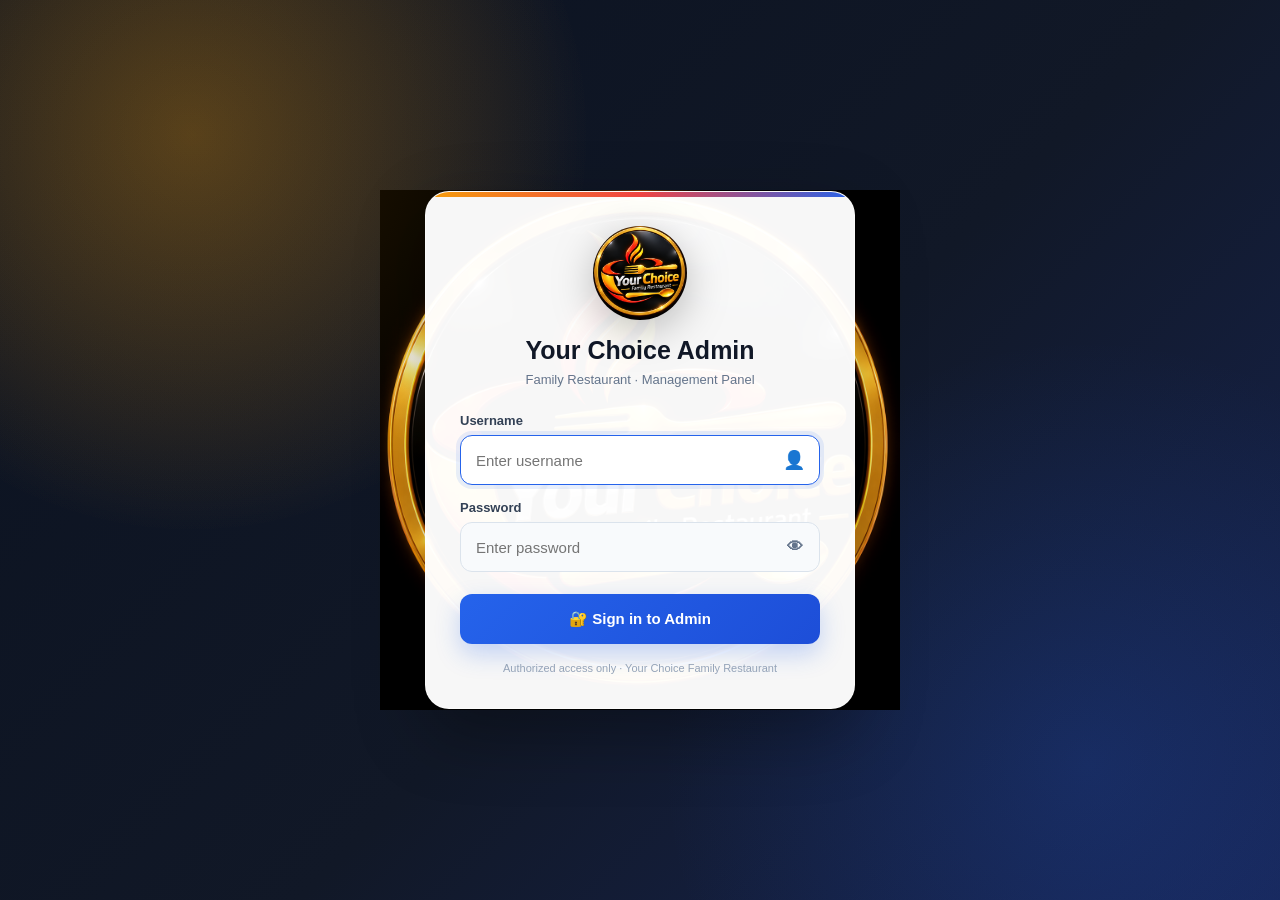
<file: admin_final_fixed.html>
<!DOCTYPE html>
<html lang="bn">
<head>
<meta charset="UTF-8">
<meta name="viewport" content="width=device-width, initial-scale=1.0">
<title>Your Choice Admin</title>

<style>
*{box-sizing:border-box}
body{margin:0;font-family:Arial,sans-serif;
background:
  linear-gradient(rgba(7,15,30,.90),rgba(7,15,30,.94)),
  url("images/logo.png") center/360px no-repeat fixed,
  #07101f;
color:#f8fafc}
header{background:#111827;color:#fff;padding:15px;display:flex;justify-content:space-between;align-items:center}
header h1{margin:0;font-size:20px}
button{border:0;border-radius:7px;padding:9px 12px;font-weight:bold;cursor:pointer}
.refresh{background:#2563eb;color:#fff}
.container{max-width:1200px;margin:auto;padding:12px}
.stats{display:grid;grid-template-columns:repeat(3,1fr);gap:12px;margin-bottom:15px}
.stat{background:#fff;padding:18px;border-radius:10px;box-shadow:0 2px 8px rgba(0,0,0,.08)}
.stat-title{color:#666;font-size:13px}.stat-value{font-size:27px;font-weight:bold;margin-top:7px}
.section{background:#fff;padding:15px;margin-bottom:18px;border-radius:10px;box-shadow:0 2px 8px rgba(0,0,0,.08)}
.section h2{margin-top:0;font-size:19px}.table-wrap{overflow-x:auto}
table{width:100%;min-width:800px;border-collapse:collapse}
th,td{padding:9px;border-bottom:1px solid #ddd;text-align:left;vertical-align:top}
th{background:#f3f4f6}.loading{text-align:center;padding:20px;color:#666}
.error{background:#fee2e2;color:#991b1b;padding:12px;border-radius:7px;margin-bottom:10px}
.success{background:#dcfce7;color:#166534;padding:12px;border-radius:7px;margin-bottom:10px}
select,input,textarea{width:100%;padding:10px;border:1px solid #ccc;border-radius:7px;font-size:15px}
textarea{min-height:80px;resize:vertical}.form{display:grid;grid-template-columns:1fr 1fr;gap:10px}
.full{grid-column:1/-1}.add{background:#2563eb;color:#fff}.update{background:#16a34a;color:#fff;margin:2px}
.edit{background:#f59e0b;color:#fff;margin:2px}.delete{background:#dc2626;color:#fff;margin:2px}
.hide{background:#6366f1;color:#fff;margin:2px}.call{background:#2563eb;color:#fff;margin:2px}
.whatsapp{background:#16a34a;color:#fff;margin:2px}.menu-image{width:70px;height:55px;object-fit:cover;border-radius:6px}
.small-note{color:#666;font-size:12px}
.report-summary{
  display:grid;
  grid-template-columns:repeat(3,1fr);
  gap:12px;
  margin:15px 0;
}
.report-box{
  background:#f8fafc;
  border:1px solid #e5e7eb;
  border-radius:9px;
  padding:14px;
}
.report-box small{display:block;color:#666;margin-bottom:5px}
.report-box b{font-size:22px}
.report-table{width:100%;min-width:500px;border-collapse:collapse}
.report-table th,.report-table td{padding:10px;border-bottom:1px solid #ddd;text-align:left}
.report-table th{background:#f3f4f6}
.report-total{font-weight:800;background:#ecfdf5}
@media(max-width:700px){
  .report-summary{grid-template-columns:1fr}
}
@media(max-width:700px){.stats{grid-template-columns:1fr}.form{grid-template-columns:1fr}.full{grid-column:auto}
header{flex-direction:column;gap:10px;align-items:flex-start}}

/* =========================
   CATEGORY-WISE ADMIN MENU
========================= */
.menu-category-toolbar{
  display:flex;
  gap:10px;
  flex-wrap:wrap;
  margin:0 0 14px;
}
.menu-category-btn{
  border:1px solid #dbe3ec;
  background:#f8fafc;
  color:#334155;
  border-radius:999px;
  padding:8px 13px;
}
.menu-category-btn.active{
  background:#2563eb;
  color:#fff;
  border-color:#2563eb;
}
.admin-menu-category{
  margin:18px 0 8px;
  padding:10px 12px;
  border-radius:9px;
  background:#eff6ff;
  color:#1e3a8a;
  font-size:16px;
  border-left:4px solid #2563eb;
}
.admin-menu-table{
  min-width:900px;
}


/* =========================
   PREMIUM ADMIN LOGIN
========================= */
.login-screen{
  min-height:100vh;
  display:flex;
  align-items:center;
  justify-content:center;
  padding:24px;
  background:
    radial-gradient(circle at 15% 15%, rgba(245,158,11,.18), transparent 30%),
    url("images/logo.png") center/min(520px,70vw) no-repeat,
    radial-gradient(circle at 15% 15%, rgba(245,158,11,.18), transparent 30%),
    radial-gradient(circle at 85% 85%, rgba(37,99,235,.18), transparent 32%),
    linear-gradient(135deg,#0b1220,#111827 55%,#172554);
}
.login-card{
  width:min(430px,100%);
  background:rgba(255,255,255,.97);
  border:1px solid rgba(255,255,255,.45);
  border-radius:24px;
  padding:34px;
  box-shadow:0 24px 70px rgba(0,0,0,.32);
  position:relative;
  overflow:hidden;
}
.login-card:before{
  content:"";position:absolute;left:0;right:0;top:0;height:5px;
  background:linear-gradient(90deg,#f59e0b,#ef4444,#2563eb);
}
.brand-logo{width:94px;height:94px;margin:0 auto 16px;display:block;object-fit:contain;border-radius:50%;filter:drop-shadow(0 10px 20px rgba(0,0,0,.25))}
.login-brand{text-align:center;margin-bottom:26px}
.login-brand h1{margin:0;color:#111827;font-size:25px;font-weight:800}
.login-brand p{margin:7px 0 0;color:#64748b;font-size:13px}
.login-field{margin-bottom:15px}
.login-field label{display:block;font-size:13px;font-weight:700;color:#334155;margin:0 0 7px}
.login-input-wrap{position:relative}
.login-input{width:100%;height:50px;padding:0 46px 0 15px;border:1px solid #dbe3ec;border-radius:12px;background:#f8fafc;color:#111827;font-size:15px;outline:none;transition:.2s}
.login-input:focus{border-color:#2563eb;box-shadow:0 0 0 4px rgba(37,99,235,.10);background:#fff}
.login-icon{position:absolute;right:15px;top:50%;transform:translateY(-50%);color:#64748b;font-size:18px;pointer-events:none}
.login-submit{width:100%;height:50px;margin-top:7px;border-radius:12px;background:linear-gradient(135deg,#2563eb,#1d4ed8);color:#fff;font-size:15px;font-weight:800;box-shadow:0 10px 24px rgba(37,99,235,.25);transition:.2s}
.login-submit:hover{transform:translateY(-1px);box-shadow:0 13px 28px rgba(37,99,235,.30)}
.login-submit:disabled{opacity:.65;cursor:not-allowed;transform:none}
.login-error{display:none;margin:0 0 14px;padding:11px 12px;border-radius:10px;background:#fef2f2;color:#b91c1c;border:1px solid #fecaca;font-size:13px;line-height:1.4}
.login-footer{text-align:center;margin-top:18px;color:#94a3b8;font-size:11px}
.password-toggle{position:absolute;right:13px;top:50%;transform:translateY(-50%);border:0;background:transparent;color:#64748b;padding:4px;cursor:pointer;font-size:16px}
.admin-app{display:none}
body.logged-in .login-screen{display:none}
body.logged-in .admin-app{display:block}
@media(max-width:520px){.login-card{padding:28px 20px;border-radius:20px}.login-screen{padding:14px}}

/* Admin header upgrade */
header{background:linear-gradient(135deg,#0f172a,#1e293b);padding:12px 18px;min-height:66px}
.header-brand{display:flex;align-items:center;gap:11px}
.header-logo{width:44px;height:44px;flex:none;object-fit:contain;border-radius:50%}
.header-title-wrap h1{font-size:18px;margin:0}
.header-title-wrap span{display:block;font-size:11px;color:#94a3b8;margin-top:2px}
.header-actions{display:flex;align-items:center;gap:8px}
.logout{background:#dc2626;color:#fff}
@media(max-width:700px){header{flex-direction:row;align-items:center;justify-content:space-between}.header-title-wrap span{display:none}.header-title-wrap h1{font-size:15px}.header-logo{width:38px;height:38px}.header-actions button{padding:8px 9px;font-size:12px}}

</style>
</head>

<body>
<!-- =========================
     ADMIN LOGIN SCREEN
========================= -->
<div class="login-screen" id="loginScreen">
  <div class="login-card">
    <div class="login-brand">
      <img class="brand-logo" src="images/logo.png" alt="Your Choice Family Restaurant logo">
      <h1>Your Choice Admin</h1>
      <p>Family Restaurant · Management Panel</p>
    </div>

    <div id="loginError" class="login-error"></div>

    <form id="loginForm" autocomplete="on">
      <div class="login-field">
        <label for="loginUser">Username</label>
        <div class="login-input-wrap">
          <input class="login-input" id="loginUser" name="username" type="text" placeholder="Enter username" autocomplete="username" required>
          <span class="login-icon">👤</span>
        </div>
      </div>

      <div class="login-field">
        <label for="loginPassword">Password</label>
        <div class="login-input-wrap">
          <input class="login-input" id="loginPassword" name="password" type="password" placeholder="Enter password" autocomplete="current-password" required>
          <button type="button" class="password-toggle" id="passwordToggle" aria-label="Show password">👁</button>
        </div>
      </div>

      <button class="login-submit" id="loginButton" type="submit">🔐 Sign in to Admin</button>
    </form>

    <div class="login-footer">Authorized access only · Your Choice Family Restaurant</div>
  </div>
</div>

<!-- =========================
     ADMIN APPLICATION
========================= -->
<div class="admin-app" id="adminApp">
<header>
  <div class="header-brand">
    <img class="header-logo" src="images/logo.png" alt="Your Choice Family Restaurant logo">
    <div class="header-title-wrap">
      <h1>Your Choice Admin</h1>
      <span>Family Restaurant · Management Panel</span>
    </div>
  </div>
  <div class="header-actions">
    <button class="refresh" id="refreshButton">⟳ Refresh All</button>
    <button class="logout" id="logoutButton">↪ Logout</button>
  </div>
</header>

<div class="container">
  <div id="globalMessage"></div>

  <div class="stats">
    <div class="stat"><div class="stat-title">Total Orders</div><div id="totalOrders" class="stat-value">0</div></div>
    <div class="stat"><div class="stat-title">Pending Orders</div><div id="pendingOrders" class="stat-value">0</div></div>
    <div class="stat"><div class="stat-title">Delivered Sales</div><div id="totalSales" class="stat-value">₹0</div></div>
  </div>

  <div class="section">
    <h2>📊 Delivered Sales Report</h2>

    <div class="form" style="margin-bottom:15px;">
      <div>
        <label><b>From Date</b></label>
        <input type="date" id="reportFromDate">
      </div>
      <div>
        <label><b>To Date</b></label>
        <input type="date" id="reportToDate">
      </div>
      <div>
        <button type="button" class="add" id="reportButton">📊 Generate Report</button>
        <button type="button" id="reportResetButton" style="background:#6b7280;color:#fff;">Reset</button>
      </div>
    </div>

    <div id="dateReportSummary"></div>
    <div id="dateReportBody">
      <div class="loading">Select dates and generate delivered-sales report.</div>
    </div>
  </div>

  <div class="section">
    <h2>🛒 Customer Orders</h2>
    <div id="ordersMessage"></div>
    <div class="table-wrap">
      <table>
        <thead><tr><th>Order</th><th>Customer</th><th>Items</th><th>Total</th><th>Payment</th><th>Status</th><th>Action</th></tr></thead>
        <tbody id="ordersBody"><tr><td colspan="7" class="loading">Loading orders...</td></tr></tbody>
      </table>
    </div>
  </div>

  <div class="section">
    <h2>📅 Table Bookings</h2>
    <div id="bookingsMessage"></div>
    <div class="table-wrap">
      <table>
        <thead><tr><th>ID</th><th>Customer</th><th>Phone</th><th>Date</th><th>Time</th><th>Guests</th><th>Status</th><th>Action</th></tr></thead>
        <tbody id="bookingsBody"><tr><td colspan="8" class="loading">Loading bookings...</td></tr></tbody>
      </table>
    </div>
  </div>

  <div class="section">
    <h2>🍽️ Menu Management</h2>
    <div id="menuMessage"></div>
    <form id="menuForm" class="form">
      <input type="hidden" id="menuId">
      <input type="text" id="menuName" placeholder="Menu Name" required>
      <input type="text" id="menuCategory" placeholder="Category">
      <input type="number" id="menuPrice" placeholder="Price" min="0" required>
      <input type="text" id="menuImage" placeholder="images/chicken-biryani.jpg">
      <textarea id="menuDescription" class="full" placeholder="Description"></textarea>
      <select id="menuAvailable"><option value="1">Available</option><option value="0">Not Available</option></select>
      <div>
        <button type="submit" class="add" id="saveButton">➕ Add Menu</button>
        <button type="button" id="cancelButton" style="display:none;background:#6b7280;color:#fff;">Cancel</button>
      </div>
    </form>
  </div>

  <div class="section">
    <h2>📋 Current Menu</h2>
    <div id="menuCategoryToolbar" class="menu-category-toolbar"></div>
    <div id="currentMenu"><div class="loading">Loading menu...</div></div>
  </div>
</div>
</div><!-- /admin-app -->

<script>
"use strict";

const API = "https://1251file.xboy7334.workers.dev";

/* =========================
   ADMIN AUTHENTICATION
   Credentials are entered by the admin and kept only in sessionStorage.
   No username/password is hard-coded in this HTML.
========================= */
const AUTH_KEY = "your_choice_admin_auth";

function getAuthHeader(){
  const auth=sessionStorage.getItem(AUTH_KEY);
  return auth ? {"Authorization":"Basic "+auth} : {};
}

function setAuth(username,password){
  sessionStorage.setItem(AUTH_KEY,btoa(unescape(encodeURIComponent(username+":"+password))));
}

function clearAuth(){
  sessionStorage.removeItem(AUTH_KEY);
}

function hasAuth(){
  return !!sessionStorage.getItem(AUTH_KEY);
}

function showAdmin(){
  document.body.classList.add("logged-in");
}

function showLogin(){
  document.body.classList.remove("logged-in");
  $("loginUser").focus();
}

function showLoginError(message){
  const box=$("loginError");
  box.textContent=message;
  box.style.display="block";
}

function hideLoginError(){
  const box=$("loginError");
  box.textContent="";
  box.style.display="none";
}

async function verifyLogin(){
  const response=await fetch(API+"/api/admin/orders",{
    method:"GET",
    headers:Object.assign({"Accept":"application/json"},getAuthHeader()),
    cache:"no-store"
  });

  if(response.status===401 || response.status===403){
    throw new Error("Invalid username or password.");
  }
  if(!response.ok){
    throw new Error("Admin server returned HTTP "+response.status+".");
  }
}

async function login(username,password){
  setAuth(username,password);
  try{
    await verifyLogin();
    showAdmin();
    hideLoginError();
    await loadAll();
  }catch(error){
    clearAuth();
    throw error;
  }
}

async function logout(){
  clearAuth();
  showLogin();
  $("loginPassword").value="";
  $("loginButton").disabled=false;
  $("loginButton").textContent="🔐 Sign in to Admin";
}
let menuData = [];
let allOrders = [];
let activeMenuCategory = "all";

function $(id){return document.getElementById(id)}

function getReportDate(value){
  if(!value) return "";

  try{
    let dateString=String(value).trim();

    if(
      !dateString.endsWith("Z") &&
      !/[+-]\\d{2}:\\d{2}$/.test(dateString)
    ){
      dateString=dateString.replace(" ","T")+"Z";
    }

    const date=new Date(dateString);
    if(Number.isNaN(date.getTime())) return "";

    const parts=new Intl.DateTimeFormat("en-CA",{
      timeZone:"Asia/Kolkata",
      year:"numeric",
      month:"2-digit",
      day:"2-digit"
    }).formatToParts(date);

    const get=function(type){
      const part=parts.find(function(p){return p.type===type});
      return part ? part.value : "";
    };

    return get("year")+"-"+get("month")+"-"+get("day");
  }catch(error){
    return "";
  }
}

function renderDateWiseReport(){
  const body=$("dateReportBody");
  const summary=$("dateReportSummary");

  if(!body || !summary) return;

  const from=$("reportFromDate").value;
  const to=$("reportToDate").value;

  if(from && to && from > to){
    summary.innerHTML='<div class="error">From Date cannot be after To Date.</div>';
    body.innerHTML="";
    return;
  }

  const filtered=allOrders.filter(function(order){
    if(String(order.status)!=="Delivered") return false;
    const date=getReportDate(order.created_at);
    if(!date) return false;
    if(from && date < from) return false;
    if(to && date > to) return false;
    return true;
  });

  const grouped={};

  filtered.forEach(function(order){
    const date=getReportDate(order.created_at);
    if(!grouped[date]){
      grouped[date]={
        orders:0,
        sales:0
      };
    }

    grouped[date].orders++;
    grouped[date].sales+=Number(order.total_amount||0);
  });

  const dates=Object.keys(grouped).sort().reverse();

  let totalOrders=0;
  let totalSales=0;

  dates.forEach(function(date){
    totalOrders+=grouped[date].orders;
    totalSales+=grouped[date].sales;
  });

  summary.innerHTML=
    '<div class="report-summary">'+
      '<div class="report-box"><small>Total Orders</small><b>'+totalOrders+'</b></div>'+
      '<div class="report-box"><small>Total Sales</small><b>₹'+totalSales.toFixed(0)+'</b></div>'+
      '<div class="report-box"><small>Days</small><b>'+dates.length+'</b></div>'+
    '</div>';

  if(!dates.length){
    body.innerHTML='<div class="loading">এই date range-এ কোনো order নেই।</div>';
    return;
  }

  let html='<div class="table-wrap"><table class="report-table">'+
    '<thead><tr><th>Date</th><th>Orders</th><th>Sales</th></tr></thead><tbody>';

  dates.forEach(function(date){
    const d=grouped[date];
    const displayDate=new Date(date+"T00:00:00").toLocaleDateString("en-IN",{
      day:"2-digit",
      month:"short",
      year:"numeric"
    });

    html+=
      '<tr>'+
      '<td><b>'+escapeHtml(displayDate)+'</b></td>'+
      '<td>'+d.orders+'</td>'+
      '<td><b>₹'+d.sales.toFixed(0)+'</b></td>'+
      '</tr>';
  });

  html+=
    '<tr class="report-total">'+
    '<td>Grand Total</td>'+
    '<td>'+totalOrders+'</td>'+
    '<td>₹'+totalSales.toFixed(0)+'</td>'+
    '</tr></tbody></table></div>';

  body.innerHTML=html;
}


function showMessage(id,message,type){
  const box=$(id);
  if(!box)return;
  box.innerHTML='<div class="'+type+'">'+escapeHtml(message)+'</div>';
}

function escapeHtml(value){
  return String(value ?? "")
    .replace(/&/g,"&amp;").replace(/</g,"&lt;")
    .replace(/>/g,"&gt;").replace(/"/g,"&quot;")
    .replace(/'/g,"&#039;");
}

/* =========================================================
   ADMIN ORDER TIME
   Convert UTC / SQLite timestamp to India Standard Time
========================================================= */
function formatAdminDateTime(value){
  if(!value)return "Time not available";

  try{
    let dateString=String(value).trim();

    if(
      !dateString.endsWith("Z") &&
      !/[+-]\d{2}:\d{2}$/.test(dateString)
    ){
      dateString=dateString.replace(" ","T")+"Z";
    }

    const date=new Date(dateString);

    if(Number.isNaN(date.getTime())){
      return escapeHtml(value);
    }

    return date.toLocaleString("en-IN",{
      timeZone:"Asia/Kolkata",
      day:"2-digit",
      month:"short",
      year:"numeric",
      hour:"2-digit",
      minute:"2-digit",
      second:"2-digit",
      hour12:true
    });
  }catch(error){
    return escapeHtml(value);
  }
}

async function api(path,options){
  const requestOptions=Object.assign({},options||{});
  requestOptions.headers=Object.assign({},getAuthHeader(),requestOptions.headers||{});
  const response=await fetch(API+path,requestOptions);
  const text=await response.text();
  let data={};
  try{data=text?JSON.parse(text):{}}
  catch(e){throw new Error("Server returned invalid JSON. HTTP "+response.status)}
  if(response.status===401||response.status===403){
    clearAuth();
    showLogin();
    throw new Error("Session expired. Please login again.");
  }
  if(!response.ok)throw new Error(data.message||data.error||("HTTP "+response.status));
  return data;
}

function option(value,selected){
  return '<option value="'+escapeHtml(value)+'"'+
    (String(value)===String(selected)?" selected":"")+">"+
    escapeHtml(value)+"</option>";
}

function callCustomer(phone){
  if(!phone){alert("Phone number নেই");return}
  window.location.href="tel:"+String(phone).replace(/[^\d+]/g,"");
}

function whatsapp(phone,name){
  if(!phone){alert("Phone number নেই");return}
  let number=String(phone).replace(/\D/g,"");
  if(number.length===10)number="91"+number;
  const message=encodeURIComponent(
    "Hello "+(name||"Customer")+", Your Choice Family Restaurant থেকে যোগাযোগ করছি।"
  );
  window.open("https://wa.me/"+number+"?text="+message,"_blank");
}

async function loadAll(){
  $("ordersBody").innerHTML='<tr><td colspan="7" class="loading">Loading orders...</td></tr>';
  $("bookingsBody").innerHTML='<tr><td colspan="8" class="loading">Loading bookings...</td></tr>';
  $("currentMenu").innerHTML='<div class="loading">Loading menu...</div>';

  await Promise.allSettled([loadOrders(),loadBookings(),loadMenu()]);
}

async function loadOrders(){
  const body=$("ordersBody");

  try{
    const data=await api("/api/admin/orders");
    const orders=Array.isArray(data.orders)?data.orders:[];
    allOrders=orders;

    $("totalOrders").textContent=orders.length;

    let pending=0;
    let sales=0;

    orders.forEach(function(order){
      if(String(order.status)==="Pending")pending++;
      if(String(order.status)==="Delivered") sales+=Number(order.total_amount||0);
    });

    $("pendingOrders").textContent=pending;
    $("totalSales").textContent="₹"+sales.toFixed(0);

    renderDateWiseReport();

    if(!orders.length){
      body.innerHTML='<tr><td colspan="7" class="loading">কোনো Order নেই</td></tr>';
      return;
    }

    body.innerHTML="";

    orders.forEach(function(order){
      const row=document.createElement("tr");

      let items="—";
      if(Array.isArray(order.items)&&order.items.length){
        items=order.items.map(function(item){
          return escapeHtml(item.item_name)+" × "+escapeHtml(item.quantity)+" — ₹"+escapeHtml(item.price);
        }).join("<br>");
      }

      row.innerHTML=
        "<td><b>#"+escapeHtml(order.id)+"</b><br>"+
        "<small>"+formatAdminDateTime(order.created_at)+"</small></td>"+

        "<td><b>"+escapeHtml(order.customer_name||"")+"</b><br>"+
        escapeHtml(order.phone||"")+"<br>"+
        escapeHtml(order.address||"")+"<br>"+
        '<button type="button" class="call">📞 Call</button>'+
        '<button type="button" class="whatsapp">WhatsApp</button></td>'+

        "<td>"+items+"</td>"+
        "<td><b>₹"+Number(order.total_amount||0).toFixed(0)+"</b></td>"+
        "<td>"+escapeHtml(order.payment_method||"COD")+"</td>"+

        "<td><select class=\"orderStatus\">"+
        option("Pending",order.status)+
        option("Confirmed",order.status)+
        option("Out for Delivery",String(order.status)==="Preparing"?"Out for Delivery":order.status)+
        option("Delivered",order.status)+
        option("Cancelled",order.status)+
        "</select></td>"+

        '<td><button type="button" class="update">Update</button></td>';

      row.querySelector(".update").addEventListener("click",function(){
        let status=row.querySelector(".orderStatus").value;
        if(status==="Out for Delivery") status="Preparing";
        updateOrder(order.id,status);
      });

      row.querySelector(".call").addEventListener("click",function(){
        callCustomer(order.phone);
      });

      row.querySelector(".whatsapp").addEventListener("click",function(){
        whatsapp(order.phone,order.customer_name);
      });

      body.appendChild(row);
    });

  }catch(error){
    $("totalOrders").textContent="0";
    $("pendingOrders").textContent="0";
    $("totalSales").textContent="₹0";

    body.innerHTML='<tr><td colspan="7" class="error">Order Error: '+escapeHtml(error.message)+"</td></tr>";
  }
}

async function updateOrder(id,status){
  try{
    await api("/api/admin/orders/"+encodeURIComponent(id),{
      method:"PATCH",
      headers:{"Content-Type":"application/json"},
      body:JSON.stringify({status:status})
    });

    alert("Order status updated.");
    await loadOrders();
  }catch(error){
    alert("Order update failed: "+error.message);
  }
}

async function loadBookings(){
  const body=$("bookingsBody");

  try{
    const data=await api("/api/admin/bookings");
    const bookings=Array.isArray(data.bookings)?data.bookings:[];

    if(!bookings.length){
      body.innerHTML='<tr><td colspan="8" class="loading">কোনো Table Booking নেই</td></tr>';
      return;
    }

    body.innerHTML="";

    bookings.forEach(function(booking){
      const row=document.createElement("tr");

      row.innerHTML=
        "<td>#"+escapeHtml(booking.id)+"</td>"+
        "<td>"+escapeHtml(booking.customer_name||"")+"</td>"+
        "<td>"+escapeHtml(booking.phone||"")+"<br>"+
        '<button type="button" class="call">📞 Call</button>'+
        '<button type="button" class="whatsapp">WhatsApp</button></td>'+
        "<td>"+escapeHtml(booking.booking_date||"")+"</td>"+
        "<td>"+escapeHtml(booking.booking_time||"")+"</td>"+
        "<td>"+escapeHtml(booking.guests||"")+"</td>"+
        "<td><select class=\"bookingStatus\">"+
        option("Pending",booking.status)+
        option("Confirmed",booking.status)+
        option("Completed",booking.status)+
        option("Cancelled",booking.status)+
        "</select></td>"+
        '<td><button type="button" class="update">Update</button></td>';

      row.querySelector(".update").addEventListener("click",function(){
        const status=row.querySelector(".bookingStatus").value;
        updateBooking(booking.id,status);
      });

      row.querySelector(".call").addEventListener("click",function(){
        callCustomer(booking.phone);
      });

      row.querySelector(".whatsapp").addEventListener("click",function(){
        whatsapp(booking.phone,booking.customer_name);
      });

      body.appendChild(row);
    });

  }catch(error){
    body.innerHTML='<tr><td colspan="8" class="error">Booking Error: '+escapeHtml(error.message)+"</td></tr>";
  }
}

async function updateBooking(id,status){
  try{
    await api("/api/admin/bookings/"+encodeURIComponent(id),{
      method:"PATCH",
      headers:{"Content-Type":"application/json"},
      body:JSON.stringify({status:status})
    });

    alert("Booking status updated.");
    await loadBookings();
  }catch(error){
    alert("Booking update failed: "+error.message);
  }
}


function normalizeMenuCategory(value){
  return String(value || "")
    .toLowerCase()
    .replace(/&/g,"and")
    .replace(/[–—-]/g," ")
    .replace(/[.,()]/g," ")
    .replace(/\s+/g," ")
    .trim();
}

function getMenuCategoryLabel(value){
  const key=normalizeMenuCategory(value);
  const labels={
    "biryani and mughlai":"Biryani & Mughlai",
    "biryani mughlai":"Biryani & Mughlai",
    "biryani mughlai dish":"Biryani & Mughlai",
    "soups":"Soups",
    "soup":"Soups",
    "chinese starter":"Chinese Starter",
    "chinese starters":"Chinese Starter",
    "chinese rice":"Chinese Rice",
    "noodles":"Noodles",
    "chinese main course":"Chinese Main Course",
    "tandoor and starter":"Tandoor & Starter",
    "tandoor starter":"Tandoor & Starter",
    "salad and raita":"Salad & Raita",
    "salad raita":"Salad & Raita",
    "rice and pulao":"Rice & Pulao",
    "rice pulao":"Rice & Pulao",
    "roti":"Roti",
    "indian main course":"Indian Main Course",
    "dal":"Dal",
    "egg":"Egg",
    "chicken":"Chicken",
    "mutton":"Mutton"
  };
  return labels[key] || String(value || "Other");
}

const MENU_CATEGORY_ORDER=[
  "biryani and mughlai",
  "soups",
  "chinese starter",
  "chinese rice",
  "noodles",
  "chinese main course",
  "tandoor and starter",
  "salad and raita",
  "rice and pulao",
  "roti",
  "indian main course",
  "dal",
  "egg",
  "chicken",
  "mutton"
];

function renderMenuCategoryToolbar(){
  const toolbar=$("menuCategoryToolbar");
  if(!toolbar)return;

  const groups={};
  menuData.forEach(function(item){
    const key=normalizeMenuCategory(item.category)||"other";
    groups[key]=true;
  });

  const keys=Object.keys(groups);
  const ordered=[
    ...MENU_CATEGORY_ORDER.filter(function(key){return groups[key]}),
    ...keys.filter(function(key){return !MENU_CATEGORY_ORDER.includes(key)})
  ];

  let html=
    '<button type="button" class="menu-category-btn'+
    (activeMenuCategory==="all"?" active":"")+
    '" data-category="all">All</button>';

  ordered.forEach(function(key){
    html+=
      '<button type="button" class="menu-category-btn'+
      (activeMenuCategory===key?" active":"")+
      '" data-category="'+escapeHtml(key)+'">'+
      escapeHtml(getMenuCategoryLabel(key))+
      '</button>';
  });

  toolbar.innerHTML=html;

  toolbar.querySelectorAll(".menu-category-btn").forEach(function(btn){
    btn.addEventListener("click",function(){
      activeMenuCategory=btn.dataset.category||"all";
      renderMenuCategoryToolbar();
      renderCurrentMenu();
    });
  });
}

function renderCurrentMenu(){
  const box=$("currentMenu");
  if(!box)return;

  if(!menuData.length){
    box.innerHTML='<div class="loading">কোনো Menu নেই</div>';
    return;
  }

  const filtered=menuData.filter(function(item){
    if(activeMenuCategory==="all")return true;
    return normalizeMenuCategory(item.category)===activeMenuCategory;
  });

  if(!filtered.length){
    box.innerHTML='<div class="loading">এই category-তে কোনো Menu নেই।</div>';
    return;
  }

  const groups={};

  filtered.forEach(function(item){
    const key=normalizeMenuCategory(item.category)||"other";
    if(!groups[key]){
      groups[key]={
        label:getMenuCategoryLabel(item.category),
        items:[]
      };
    }
    groups[key].items.push(item);
  });

  const keys=Object.keys(groups);
  const ordered=[
    ...MENU_CATEGORY_ORDER.filter(function(key){return groups[key]}),
    ...keys.filter(function(key){return !MENU_CATEGORY_ORDER.includes(key)})
  ];

  let html="";

  ordered.forEach(function(key){
    const group=groups[key];

    html+='<div class="admin-menu-category">'+
      '🍽️ '+escapeHtml(group.label)+
      ' <span style="font-size:12px;color:#64748b;">('+group.items.length+' items)</span>'+
      '</div>';

    html+='<div class="table-wrap"><table class="admin-menu-table"><thead><tr>'+
      "<th>ID</th><th>Image</th><th>Name</th><th>Category</th>"+
      "<th>Price</th><th>Available</th><th>Action</th>"+
      "</tr></thead><tbody>";

    group.items.forEach(function(item){
      const image=item.image
        ? '<img class="menu-image" src="'+escapeHtml(item.image)+
          '" alt="'+escapeHtml(item.name)+'" onerror="this.style.display=\'none\'">'
        :"No Image";

      html+="<tr>"+
        "<td>#"+escapeHtml(item.id)+"</td>"+
        "<td>"+image+"</td>"+
        "<td><b>"+escapeHtml(item.name)+"</b><br><small>"+escapeHtml(item.description||"")+"</small></td>"+
        "<td>"+escapeHtml(item.category||"")+"</td>"+
        "<td><b>₹"+Number(item.price||0).toFixed(0)+"</b></td>"+
        "<td>"+(Number(item.available)===1?"✅ Available":"❌ Hidden")+"</td>"+
        "<td><button type=\"button\" class=\"edit\">Edit</button>"+
        "<button type=\"button\" class=\"hide\">"+(Number(item.available)===1?"Hide":"Show")+"</button>"+
        "<button type=\"button\" class=\"delete\">Delete</button></td>"+
        "</tr>";
    });

    html+="</tbody></table></div>";
  });

  box.innerHTML=html;

  box.querySelectorAll("tbody tr").forEach(function(row){
    const idText=row.children[0].textContent.replace("#","");
    const item=menuData.find(function(x){return String(x.id)===String(idText)});
    if(!item)return;

    row.querySelector(".edit").addEventListener("click",function(){
      editMenu(item.id);
    });
    row.querySelector(".hide").addEventListener("click",function(){
      toggleMenu(item.id);
    });
    row.querySelector(".delete").addEventListener("click",function(){
      deleteMenu(item.id);
    });
  });
}

async function loadMenu(){
  const box=$("currentMenu");

  try{
    const data=await api("/api/admin/menu");
    menuData=Array.isArray(data.menu)?data.menu:[];

    renderMenuCategoryToolbar();
    renderCurrentMenu();

  }catch(error){
    box.innerHTML='<div class="error">Menu Error: '+escapeHtml(error.message)+"</div>";
  }
}

function resetMenuForm(){
  $("menuId").value="";
  $("menuName").value="";
  $("menuCategory").value="";
  $("menuPrice").value="";
  $("menuImage").value="";
  $("menuDescription").value="";
  $("menuAvailable").value="1";
  $("saveButton").textContent="➕ Add Menu";
  $("cancelButton").style.display="none";
}

function editMenu(id){
  const item=menuData.find(function(menu){return Number(menu.id)===Number(id)});
  if(!item){alert("Menu item পাওয়া যায়নি।");return}

  $("menuId").value=item.id;
  $("menuName").value=item.name||"";
  $("menuCategory").value=item.category||"";
  $("menuPrice").value=item.price??"";
  $("menuImage").value=item.image||"";
  $("menuDescription").value=item.description||"";
  $("menuAvailable").value=Number(item.available)===1?"1":"0";
  $("saveButton").textContent="💾 Update Menu";
  $("cancelButton").style.display="inline-block";

  window.scrollTo({top:$("menuForm").getBoundingClientRect().top+window.scrollY-20,behavior:"smooth"});
}

async function toggleMenu(id){
  const item=menuData.find(function(menu){return Number(menu.id)===Number(id)});
  if(!item)return;

  const newAvailable=Number(item.available)===1?0:1;

  try{
    await api("/api/admin/menu/"+encodeURIComponent(id),{
      method:"PATCH",
      headers:{"Content-Type":"application/json"},
      body:JSON.stringify({available:newAvailable})
    });
    await loadMenu();
  }catch(error){
    alert("Menu status update failed: "+error.message);
  }
}

async function deleteMenu(id){
  const item=menuData.find(function(menu){return Number(menu.id)===Number(id)});
  if(!item)return;
  if(!confirm('Delete "'+item.name+'"?'))return;

  try{
    await api("/api/admin/menu/"+encodeURIComponent(id),{method:"DELETE"});
    await loadMenu();
  }catch(error){
    alert("Menu delete failed: "+error.message);
  }
}

$("menuForm").addEventListener("submit",async function(event){
  event.preventDefault();

  const id=$("menuId").value.trim();

  const data={
    name:$("menuName").value.trim(),
    category:$("menuCategory").value.trim(),
    description:$("menuDescription").value.trim(),
    price:Number($("menuPrice").value),
    image:$("menuImage").value.trim(),
    available:Number($("menuAvailable").value)
  };

  if(!data.name){alert("Menu Name দিন।");return}
  if(!Number.isFinite(data.price)||data.price<0){alert("সঠিক Price দিন।");return}

  const saveButton=$("saveButton");
  saveButton.disabled=true;

  try{
    if(id){
      await api("/api/admin/menu/"+encodeURIComponent(id),{
        method:"PATCH",
        headers:{"Content-Type":"application/json"},
        body:JSON.stringify(data)
      });
      alert("Menu updated successfully.");
    }else{
      await api("/api/admin/menu",{
        method:"POST",
        headers:{"Content-Type":"application/json"},
        body:JSON.stringify(data)
      });
      alert("Menu added successfully.");
    }

    resetMenuForm();
    await loadMenu();
  }catch(error){
    alert("Menu save failed: "+error.message);
  }finally{
    saveButton.disabled=false;
  }
});

$("cancelButton").addEventListener("click",function(){resetMenuForm()});
$("refreshButton").addEventListener("click",function(){loadAll()});

$("reportButton").addEventListener("click",function(){
  renderDateWiseReport();
});

$("reportResetButton").addEventListener("click",function(){
  $("reportFromDate").value="";
  $("reportToDate").value="";
  renderDateWiseReport();
});

window.addEventListener("error",function(event){
  const box=$("globalMessage");
  if(box)box.innerHTML='<div class="error">JavaScript Error: '+escapeHtml(event.message||"Unknown error")+"</div>";
});

window.addEventListener("unhandledrejection",function(event){
  const box=$("globalMessage");
  if(box){
    const message=event.reason&&event.reason.message?event.reason.message:String(event.reason||"Unknown Promise Error");
    box.innerHTML='<div class="error">Promise Error: '+escapeHtml(message)+"</div>";
  }
});

document.getElementById("passwordToggle").addEventListener("click",function(){
  const input=$("loginPassword");
  const visible=input.type==="text";
  input.type=visible?"password":"text";
  this.textContent=visible?"👁":"🙈";
  this.setAttribute("aria-label",visible?"Show password":"Hide password");
});

$("loginForm").addEventListener("submit",async function(event){
  event.preventDefault();
  hideLoginError();

  const username=$("loginUser").value.trim();
  const password=$("loginPassword").value;
  if(!username || !password){
    showLoginError("Username and password are required.");
    return;
  }

  const button=$("loginButton");
  button.disabled=true;
  button.textContent="⏳ Signing in...";

  try{
    await login(username,password);
  }catch(error){
    showLoginError(error.message||"Login failed. Please check your credentials.");
    button.disabled=false;
    button.textContent="🔐 Sign in to Admin";
    $("loginPassword").focus();
  }
});

$("logoutButton").addEventListener("click",function(){
  logout();
});

document.addEventListener("DOMContentLoaded",async function(){
  if(hasAuth()){
    try{
      await verifyLogin();
      showAdmin();
      await loadAll();
    }catch(error){
      clearAuth();
      showLogin();
      showLoginError("Your session expired. Please sign in again.");
    }
  }else{
    showLogin();
  }
});
</script>
</body>
</html>
</file>
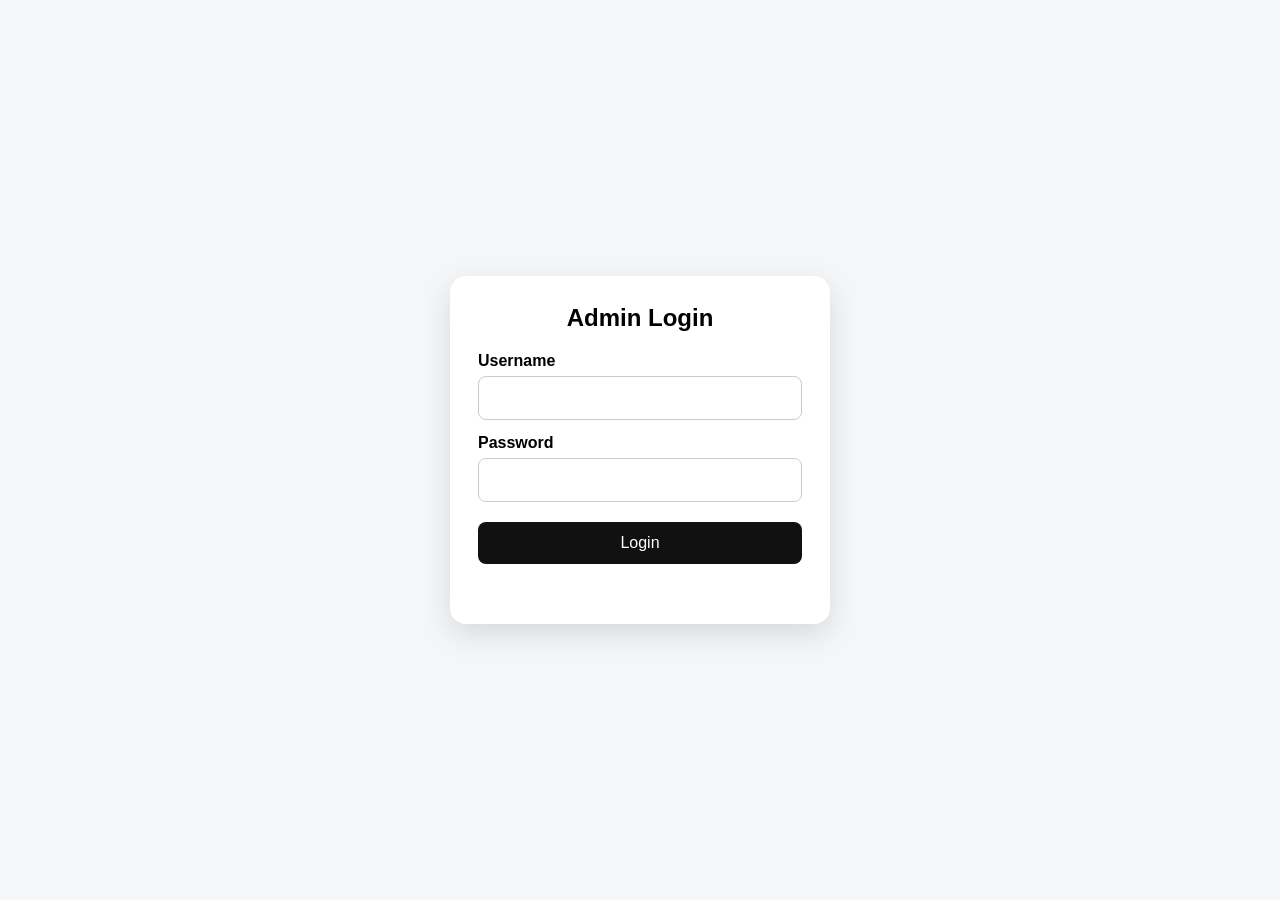
<file: login.html>
<!doctype html>
<html lang="en">
<head>
<meta charset="utf-8">
<meta name="viewport" content="width=device-width,initial-scale=1">
<title>Admin Login</title>
<style>
*{box-sizing:border-box}
body{margin:0;min-height:100vh;display:grid;place-items:center;background:#f4f6f8;font-family:Arial,sans-serif}
.login{width:min(92%,380px);background:#fff;padding:28px;border-radius:16px;box-shadow:0 10px 30px rgba(0,0,0,.12)}
h1{margin:0 0 20px;text-align:center;font-size:24px}
label{display:block;margin:14px 0 6px;font-weight:600}
input{width:100%;padding:12px;border:1px solid #ccc;border-radius:8px;font-size:16px}
button{width:100%;margin-top:20px;padding:12px;border:0;border-radius:8px;background:#111;color:#fff;font-size:16px;cursor:pointer}
#error{color:#c00;text-align:center;margin-top:12px;min-height:20px}
</style>
</head>
<body>
<div class="login">
  <h1>Admin Login</h1>
  <form id="loginForm">
    <label for="username">Username</label>
    <input id="username" name="username" autocomplete="username" required>
    <label for="password">Password</label>
    <input id="password" name="password" type="password" autocomplete="current-password" required>
    <button type="submit">Login</button>
    <div id="error"></div>
  </form>
</div>
<script>
document.getElementById("loginForm").addEventListener("submit", async (e) => {
  e.preventDefault();
  document.getElementById("error").textContent =
    "Login API is not connected yet. Worker authentication must be added next.";
});
</script>
</body>
</html>
</file>
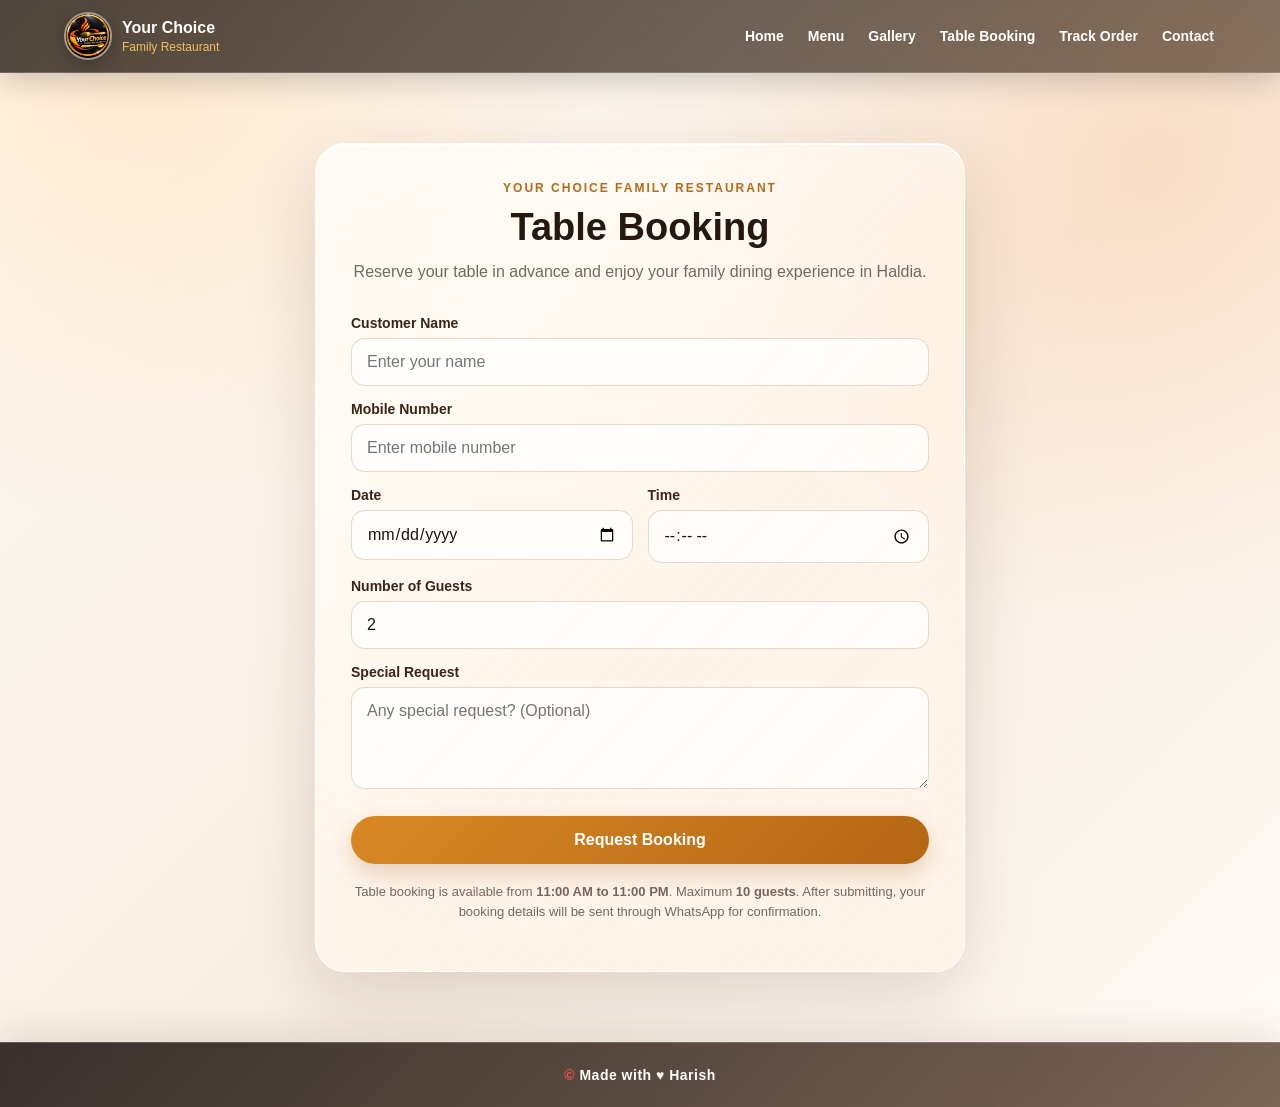
<file: table-booking.html>
<!doctype html>
<html lang="en">
<head>
  <meta charset="UTF-8">
  <meta name="viewport" content="width=device-width, initial-scale=1.0">

  <title>Table Booking | Your Choice Family Restaurant</title>

  <link rel="stylesheet" href="style.css">

  <style>
    /* =====================================================
       TABLE BOOKING PAGE
    ===================================================== */

    .booking-page {
      min-height: calc(100vh - 80px);
      padding: 70px 16px;
      display: flex;
      justify-content: center;
      align-items: flex-start;
    }

    .booking-box {
      width: min(650px, 100%);
      padding: 35px;
      border-radius: 30px;

      background:
        linear-gradient(
          135deg,
          rgba(255,255,255,.72),
          rgba(255,245,231,.45)
        );

      border: 1px solid rgba(255,255,255,.78);

      box-shadow:
        0 25px 70px rgba(61,31,12,.14),
        inset 0 1px 0 rgba(255,255,255,.9);

      backdrop-filter: blur(28px) saturate(160%);
      -webkit-backdrop-filter: blur(28px) saturate(160%);
    }

    .booking-title {
      text-align: center;
      margin-bottom: 30px;
    }

    .booking-title .eyebrow {
      color: #b56a18;
      font-size: 12px;
      font-weight: 800;
      letter-spacing: 2px;
      margin-bottom: 8px;
    }

    .booking-title h1 {
      margin: 0 0 10px;
      font-size: 38px;
      color: #241811;
    }

    .booking-title p {
      margin: 0;
      color: #75675d;
      line-height: 1.6;
    }

    .booking-form {
      display: grid;
      gap: 15px;
    }

    .booking-form label {
      display: block;
      margin-bottom: 7px;
      color: #3a2518;
      font-weight: 700;
      font-size: 14px;
    }

    .booking-form input,
    .booking-form textarea {
      width: 100%;
      padding: 14px 15px;

      border: 1px solid rgba(150,110,70,.25);
      border-radius: 14px;

      background: rgba(255,255,255,.72);

      color: #17120f;
      font: inherit;

      outline: none;

      box-sizing: border-box;
    }

    .booking-form input:focus,
    .booking-form textarea:focus {
      border-color: rgba(216,137,37,.70);
      box-shadow: 0 0 0 3px rgba(216,137,37,.10);
    }

    .booking-row {
      display: grid;
      grid-template-columns: 1fr 1fr;
      gap: 15px;
    }

    .booking-submit {
      width: 100%;
      margin-top: 8px;

      padding: 15px 20px;

      border: 0;
      border-radius: 999px;

      background:
        linear-gradient(
          135deg,
          #d88925,
          #b56614
        );

      color: #fff;

      font-size: 16px;
      font-weight: 800;

      cursor: pointer;

      box-shadow:
        0 10px 25px rgba(150,75,10,.22);
    }

    .booking-submit:disabled {
      opacity: .65;
      cursor: wait;
    }

    .booking-note {
      margin-top: 18px;
      text-align: center;

      color: #75675d;
      font-size: 13px;
      line-height: 1.6;
    }

    .booking-message {
      display: none;

      margin-top: 18px;
      padding: 14px;

      border-radius: 14px;

      text-align: center;
      font-weight: 700;
    }

    .booking-message.success {
      display: block;
      background: #e8f7ed;
      color: #176b35;
      border: 1px solid #b9e4c5;
    }

    .booking-message.error {
      display: block;
      background: #fff0f0;
      color: #9b2525;
      border: 1px solid #f0baba;
    }

    @media (max-width: 600px) {

      .booking-page {
        padding: 40px 14px;
      }

      .booking-box {
        padding: 25px 17px;
        border-radius: 24px;
      }

      .booking-title h1 {
        font-size: 30px;
      }

      .booking-row {
        grid-template-columns: 1fr;
        gap: 15px;
      }
    }
  </style>
</head>

<body>

  <!-- =====================================================
       HEADER
  ===================================================== -->

  <header class="topbar">

    <a class="brand" href="index.html">
      <img
        src="images/logo.png"
        alt="Your Choice Family Restaurant logo"
      >

      <span>
        Your Choice
        <small>Family Restaurant</small>
      </span>
    </a>

    <nav class="desktop-nav">
      <a href="index.html">Home</a>
      <a href="menu.html">Menu</a>
      <a href="gallery.html">Gallery</a>
      <a href="table-booking.html">Table Booking</a>
      <a href="index.html#tracking">Track Order</a>
      <a href="index.html#contact">Contact</a>
    </nav>

    <a
      href="index.html"
      class="mobile-menu-btn"
      aria-label="Back to Home"
      style="text-decoration:none;"
    >
      ☰
    </a>

  </header>


  <!-- =====================================================
       TABLE BOOKING
  ===================================================== -->

  <main class="booking-page">

    <div class="booking-box">

      <div class="booking-title">

        <p class="eyebrow">
          YOUR CHOICE FAMILY RESTAURANT
        </p>

        <h1>
          Table Booking
        </h1>

        <p>
          Reserve your table in advance and enjoy your
          family dining experience in Haldia.
        </p>

      </div>


      <form
        id="tableBookingForm"
        class="booking-form"
      >

        <!-- NAME -->

        <div>
          <label for="customerName">
            Customer Name
          </label>

          <input
            id="customerName"
            name="customer_name"
            type="text"
            placeholder="Enter your name"
            required
          >
        </div>


        <!-- PHONE -->

        <div>
          <label for="phone">
            Mobile Number
          </label>

          <input
            id="phone"
            name="phone"
            type="tel"
            inputmode="numeric"
            placeholder="Enter mobile number"
            required
          >
        </div>


        <!-- DATE + TIME -->

        <div class="booking-row">

          <div>
            <label for="bookingDate">
              Date
            </label>

            <input
              id="bookingDate"
              name="booking_date"
              type="date"
              required
            >
          </div>


          <div>
            <label for="bookingTime">
              Time
            </label>

            <input
              id="bookingTime"
              name="booking_time"
              type="time"
              min="11:00"
              max="23:00"
              required
            >
          </div>

        </div>


        <!-- GUESTS -->

        <div>

          <label for="guests">
            Number of Guests
          </label>

          <input
            id="guests"
            name="guests"
            type="number"
            min="1"
            max="10"
            value="2"
            required
          >

        </div>


        <!-- SPECIAL REQUEST -->

        <div>

          <label for="specialRequest">
            Special Request
          </label>

          <textarea
            id="specialRequest"
            rows="4"
            placeholder="Any special request? (Optional)"
          ></textarea>

        </div>


        <!-- SUBMIT -->

        <button
          type="submit"
          class="booking-submit"
          id="bookingSubmit"
        >
          Request Booking
        </button>

      </form>


      <div
        id="bookingMessage"
        class="booking-message"
      ></div>


      <p class="booking-note">
        Table booking is available from
        <strong>11:00 AM to 11:00 PM</strong>.
        Maximum <strong>10 guests</strong>.
        After submitting, your booking details will be sent
        through WhatsApp for confirmation.
      </p>

    </div>

  </main>


  <!-- =====================================================
       FOOTER
  ===================================================== -->

  <footer class="site-footer">

    <p>
      © Made with ♥️ Harish
    </p>

  </footer>


  <!-- =====================================================
       BOOKING JAVASCRIPT
  ===================================================== -->

  <script>

    const API =
      "https://1251file.xboy7334.workers.dev";

    const WHATSAPP =
      "917364989504";


    const form =
      document.getElementById("tableBookingForm");

    const submitButton =
      document.getElementById("bookingSubmit");

    const message =
      document.getElementById("bookingMessage");


    /* Minimum date = today */

    const dateInput =
      document.getElementById("bookingDate");

    const today =
      new Date().toISOString().split("T")[0];

    dateInput.min = today;


    /* =====================================================
       SUBMIT BOOKING
    ===================================================== */

    form.addEventListener("submit", async function(event) {

      event.preventDefault();


      const customerName =
        document
          .getElementById("customerName")
          .value
          .trim();


      const phone =
        document
          .getElementById("phone")
          .value
          .trim();


      const bookingDate =
        document
          .getElementById("bookingDate")
          .value;


      const bookingTime =
        document
          .getElementById("bookingTime")
          .value;


      const guests =
        document
          .getElementById("guests")
          .value;


      const specialRequest =
        document
          .getElementById("specialRequest")
          .value
          .trim();


      if (!customerName ||
          !phone ||
          !bookingDate ||
          !bookingTime ||
          !guests) {

        showMessage(
          "Please fill in all required fields.",
          "error"
        );

        return;
      }


      if (Number(guests) < 1 ||
          Number(guests) > 10) {

        showMessage(
          "Number of guests must be between 1 and 10.",
          "error"
        );

        return;
      }


      submitButton.disabled = true;

      submitButton.textContent =
        "Submitting...";


      /* ===================================================
         SAVE BOOKING TO CLOUDFLARE WORKER
      =================================================== */

      try {

        const response =
          await fetch(
            API + "/api/bookings",
            {
              method: "POST",

              headers: {
                "Content-Type":
                  "application/json"
              },

              body: JSON.stringify({

                customer_name:
                  customerName,

                phone:
                  phone,

                booking_date:
                  bookingDate,

                booking_time:
                  bookingTime,

                guests:
                  Number(guests)

              })

            }
          );


        const result =
          await response.json();


        if (!response.ok ||
            !result.success) {

          throw new Error(
            result.message ||
            "Booking could not be saved."
          );

        }


        /* ===============================================
           WHATSAPP MESSAGE
        =============================================== */

        let whatsappMessage =
`🍽️ TABLE BOOKING REQUEST

Restaurant:
Your Choice Family Restaurant

Customer Name:
${customerName}

Mobile:
${phone}

Date:
${bookingDate}

Time:
${bookingTime}

Guests:
${guests}`;


        if (specialRequest) {

          whatsappMessage +=
`

Special Request:
${specialRequest}`;

        }


        whatsappMessage +=
`

Please confirm the table booking.`;


        const whatsappURL =
          "https://wa.me/" +
          WHATSAPP +
          "?text=" +
          encodeURIComponent(
            whatsappMessage
          );


        showMessage(
          "Booking saved successfully. Opening WhatsApp...",
          "success"
        );


        setTimeout(function() {

          window.location.href =
            whatsappURL;

        }, 800);


      } catch (error) {

        console.error(error);


        /*
          Even if the API has a temporary problem,
          send the booking details to WhatsApp.
        */

        let whatsappMessage =
`🍽️ TABLE BOOKING REQUEST

Restaurant:
Your Choice Family Restaurant

Customer Name:
${customerName}

Mobile:
${phone}

Date:
${bookingDate}

Time:
${bookingTime}

Guests:
${guests}`;


        if (specialRequest) {

          whatsappMessage +=
`

Special Request:
${specialRequest}`;

        }


        whatsappMessage +=
`

Please confirm the table booking.`;


        const whatsappURL =
          "https://wa.me/" +
          WHATSAPP +
          "?text=" +
          encodeURIComponent(
            whatsappMessage
          );


        showMessage(
          "Opening WhatsApp for booking confirmation...",
          "success"
        );


        setTimeout(function() {

          window.location.href =
            whatsappURL;

        }, 800);

      }


      submitButton.disabled = false;

      submitButton.textContent =
        "Request Booking";

    });


    /* =====================================================
       MESSAGE
    ===================================================== */

    function showMessage(text, type) {

      message.textContent = text;

      message.className =
        "booking-message " + type;

    }

  </script>

</body>
</html>
</file>
<file: style.css>
/* =========================================================
   YOUR CHOICE FAMILY RESTAURANT
   COMPLETE LIQUID GLASS STYLE
   DESKTOP + MOBILE RESPONSIVE
========================================================= */

* {
  box-sizing: border-box;
}

html {
  scroll-behavior: smooth;
}

html,
body {
  width: 100%;
  min-width: 0;
}

body {
  margin: 0;
  font-family: Arial, Helvetica, sans-serif;
  color: #17120f;
  background:
    radial-gradient(circle at 10% 5%, rgba(255,194,120,.28), transparent 30%),
    radial-gradient(circle at 90% 15%, rgba(255,150,70,.18), transparent 32%),
    linear-gradient(135deg, #fffaf4, #f8eee3 55%, #fffaf5);
  min-height: 100vh;
  overflow-x: hidden;
}

/* =========================================================
   COMMON GLASS
========================================================= */

.glass {
  background: linear-gradient(
    135deg,
    rgba(255,255,255,.62),
    rgba(255,255,255,.25)
  );

  border: 1px solid rgba(255,255,255,.72);

  box-shadow:
    0 18px 50px rgba(70,35,10,.10),
    inset 0 1px 0 rgba(255,255,255,.85);

  backdrop-filter: blur(22px) saturate(155%);
  -webkit-backdrop-filter: blur(22px) saturate(155%);
}

/* =========================================================
   TOP BAR
========================================================= */

.topbar {
  position: sticky;
  top: 0;
  z-index: 100;

  display: flex;
  align-items: center;
  justify-content: space-between;

  padding: 12px 5%;

  color: #fff;

  background:
    linear-gradient(
      135deg,
      rgba(30,22,18,.78),
      rgba(55,35,22,.60)
    );

  border-bottom: 1px solid rgba(255,255,255,.18);

  box-shadow:
    0 8px 30px rgba(0,0,0,.18);

  backdrop-filter: blur(25px) saturate(160%);
  -webkit-backdrop-filter: blur(25px) saturate(160%);
}

.brand {
  display: flex;
  align-items: center;
  gap: 10px;

  color: #fff;
  text-decoration: none;
  font-weight: 800;

  min-width: 0;
}

.brand img {
  width: 48px;
  height: 48px;

  border-radius: 50%;
  object-fit: cover;

  border: 2px solid rgba(255,255,255,.45);

  box-shadow:
    0 5px 18px rgba(0,0,0,.25);

  flex-shrink: 0;
}

.brand small {
  display: block;

  margin-top: 3px;

  font-size: 12px;
  font-weight: 500;

  color: #f2bd62;
}

.topbar nav {
  display: flex;
  gap: 20px;
}

.topbar nav a {
  color: #fff;
  text-decoration: none;

  font-size: 14px;
  font-weight: 600;

  padding: 8px 2px;

  transition: .2s ease;
}

.topbar nav a:hover {
  color: #f2bd62;
}

.cart-btn {
  display: inline-flex;
  align-items: center;
  gap: 7px;

  padding: 10px 15px;

  border-radius: 999px;

  color: #fff;
  text-decoration: none;
  font-weight: 700;

  background:
    linear-gradient(
      135deg,
      rgba(216,137,37,.95),
      rgba(181,102,20,.82)
    );

  border: 1px solid rgba(255,255,255,.25);

  box-shadow:
    0 8px 22px rgba(100,50,5,.20);

  backdrop-filter: blur(12px);
  -webkit-backdrop-filter: blur(12px);

  flex-shrink: 0;
}

.cart-btn b {
  min-width: 22px;
  height: 22px;

  display: inline-flex;
  align-items: center;
  justify-content: center;

  border-radius: 50%;

  background: rgba(255,255,255,.92);
  color: #b56a18;

  font-size: 12px;
}

/* =========================================================
   HERO
========================================================= */

.hero {
  position: relative;

  min-height: 650px;

  padding: 90px 8%;

  display: grid;
  grid-template-columns: 1.1fr .9fr;
  align-items: center;

  overflow: hidden;

  background-image:
    linear-gradient(
      rgba(20,10,5,.52),
      rgba(20,10,5,.58)
    ),
    url("images/02-front.jpg");

  background-size: cover;
  background-position: center;
  background-repeat: no-repeat;
}

.hero::after {
  content: "";

  position: absolute;
  inset: 0;

  background:
    radial-gradient(
      circle at 80% 30%,
      rgba(255,190,100,.18),
      transparent 35%
    );

  pointer-events: none;
}

.hero-copy {
  position: relative;
  z-index: 2;

  max-width: 650px;

  color: #fff;
}

.eyebrow {
  margin: 0 0 8px;

  letter-spacing: 2px;

  font-size: 12px;
  font-weight: 800;

  color: #f2bd62;
}

.hero h1 {
  margin: 14px 0;

  font-size: clamp(48px, 7vw, 88px);

  line-height: .95;

  text-shadow:
    0 4px 15px rgba(0,0,0,.65);
}

.hero h1 span {
  color: #f2bd62;
}

.hero p {
  font-size: 18px;
  line-height: 1.7;

  color: #fff;

  text-shadow:
    0 2px 8px rgba(0,0,0,.65);
}

.actions {
  display: flex;

  gap: 12px;

  flex-wrap: wrap;
}

.btn {
  display: inline-flex;
  align-items: center;
  justify-content: center;

  padding: 13px 20px;

  border-radius: 999px;

  border: 1px solid rgba(255,255,255,.28);

  background:
    linear-gradient(
      135deg,
      rgba(255,255,255,.18),
      rgba(255,255,255,.07)
    );

  color: inherit;

  text-decoration: none;

  font-weight: 800;

  cursor: pointer;

  box-shadow:
    0 8px 25px rgba(0,0,0,.10),
    inset 0 1px 0 rgba(255,255,255,.35);

  backdrop-filter: blur(18px) saturate(150%);
  -webkit-backdrop-filter: blur(18px) saturate(150%);

  transition:
    transform .2s ease,
    background .2s ease,
    box-shadow .2s ease;
}

.btn:hover {
  transform: translateY(-2px);

  box-shadow:
    0 12px 30px rgba(0,0,0,.16),
    inset 0 1px 0 rgba(255,255,255,.45);
}

.btn.primary {
  background:
    linear-gradient(
      135deg,
      rgba(216,137,37,.96),
      rgba(181,102,20,.88)
    );

  color: #fff;

  border-color: rgba(255,255,255,.25);
}

.hours {
  margin-top: 20px;
}

.hero-art {
  position: relative;
  z-index: 2;

  width: 100%;
  min-height: 420px;

  display: flex;
  align-items: center;
  justify-content: center;
}

.hero-logo {
  width: 125px;
  height: 125px;

  padding: 6px;

  display: flex;
  align-items: center;
  justify-content: center;

  border-radius: 50%;

  background:
    linear-gradient(
      135deg,
      rgba(255,255,255,.75),
      rgba(255,255,255,.28)
    );

  border: 1px solid rgba(255,255,255,.65);

  box-shadow:
    0 15px 45px rgba(0,0,0,.35),
    inset 0 1px 0 rgba(255,255,255,.8);

  backdrop-filter: blur(20px);
  -webkit-backdrop-filter: blur(20px);
}

.hero-logo img {
  width: 100%;
  height: 100%;

  object-fit: contain;

  border-radius: 50%;
}

/* =========================================================
   FEATURES
========================================================= */

.features {
  display: grid;

  grid-template-columns: repeat(4,1fr);

  gap: 1px;

  background: rgba(216,137,37,.25);
}

.features div {
  padding: 28px;

  text-align: center;

  background:
    linear-gradient(
      135deg,
      rgba(255,255,255,.65),
      rgba(255,255,255,.28)
    );

  backdrop-filter: blur(20px);
  -webkit-backdrop-filter: blur(20px);
}

.features b {
  display: block;

  font-size: 30px;

  margin-bottom: 8px;
}

/* =========================================================
   COMMON SECTION
========================================================= */

.section {
  padding: 80px 7%;

  max-width: 1300px;

  margin: auto;

  position: relative;
}

.section-head {
  display: flex;

  justify-content: space-between;
  align-items: end;

  gap: 20px;

  margin-bottom: 30px;
}

.section h2 {
  font-size: 42px;

  margin: 8px 0;
}

.section-head input {
  padding: 13px 16px;

  border: 1px solid rgba(216,198,177,.65);

  border-radius: 999px;

  background: rgba(255,255,255,.45);

  outline: none;

  backdrop-filter: blur(18px);
  -webkit-backdrop-filter: blur(18px);
}

/* =========================================================
   STORE
========================================================= */

.store-section {
  padding-top: 75px;
  padding-bottom: 75px;
}

.store-card {
  position: relative;

  overflow: hidden;

  display: grid;

  grid-template-columns: 1.25fr .75fr;

  align-items: center;

  gap: 35px;

  padding: 55px;

  border-radius: 32px;

  background:
    linear-gradient(
      135deg,
      rgba(255,255,255,.68),
      rgba(255,245,231,.34)
    );

  border: 1px solid rgba(255,255,255,.75);

  box-shadow:
    0 22px 60px rgba(61,31,12,.13),
    inset 0 1px 0 rgba(255,255,255,.9);

  backdrop-filter: blur(28px) saturate(160%);
  -webkit-backdrop-filter: blur(28px) saturate(160%);
}

.store-card::before {
  content: "";

  position: absolute;

  width: 280px;
  height: 280px;

  right: -100px;
  top: -120px;

  border-radius: 50%;

  background: rgba(216,137,37,.14);

  filter: blur(20px);

  pointer-events: none;
}

.store-content {
  position: relative;
  z-index: 2;
}

.store-content h2 {
  margin: 8px 0 15px;
}

.store-content p:not(.eyebrow) {
  max-width: 650px;

  color: #75675d;

  font-size: 17px;
  line-height: 1.7;
}

.store-content .actions {
  margin-top: 20px;
}

.store-image {
  position: relative;
  z-index: 2;

  display: flex;
  align-items: center;
  justify-content: center;
}

.store-image img {
  width: 210px;
  height: 210px;

  object-fit: contain;

  border-radius: 50%;

  padding: 10px;

  background: rgba(255,255,255,.48);

  border: 1px solid rgba(255,255,255,.72);

  box-shadow:
    0 20px 45px rgba(61,31,12,.16),
    inset 0 1px 0 rgba(255,255,255,.9);

  backdrop-filter: blur(20px);
  -webkit-backdrop-filter: blur(20px);
}

/* =========================================================
   MENU CATEGORY
========================================================= */

.menu-categories {
  display: flex;

  gap: 10px;

  overflow-x: auto;

  padding: 6px 2px 18px;

  margin-bottom: 20px;

  scrollbar-width: thin;

  -webkit-overflow-scrolling: touch;
}

.menu-categories::-webkit-scrollbar {
  height: 5px;
}

.menu-categories::-webkit-scrollbar-thumb {
  background: rgba(216,137,37,.45);

  border-radius: 20px;
}

.category-btn {
  flex: 0 0 auto;

  border: 1px solid rgba(255,255,255,.60);

  border-radius: 999px;

  padding: 11px 17px;

  background:
    linear-gradient(
      135deg,
      rgba(255,255,255,.62),
      rgba(255,255,255,.28)
    );

  color: #3a2518;

  font-weight: 800;

  cursor: pointer;

  box-shadow:
    0 6px 18px rgba(70,35,10,.08),
    inset 0 1px 0 rgba(255,255,255,.75);

  backdrop-filter: blur(20px) saturate(150%);
  -webkit-backdrop-filter: blur(20px) saturate(150%);

  transition: .2s ease;
}

.category-btn:hover,
.category-btn.active {
  background:
    linear-gradient(
      135deg,
      rgba(216,137,37,.94),
      rgba(181,102,20,.88)
    );

  color: #fff;

  border-color: rgba(255,255,255,.3);

  transform: translateY(-1px);
}

/* =========================================================
   MENU
========================================================= */

#menuGrid {
  display: block;

  width: 100%;
}

.menu-category-section {
  width: 100%;

  margin: 0 0 42px;
}

.menu-category-title {
  display: flex;

  align-items: center;

  gap: 14px;

  width: 100%;

  margin: 0 0 18px;
}

.menu-category-title span {
  flex: 1;

  height: 1px;

  background:
    linear-gradient(
      90deg,
      transparent,
      rgba(216,137,37,.42),
      transparent
    );
}

.menu-category-title h3 {
  margin: 0;

  padding: 9px 18px;

  border-radius: 999px;

  background:
    linear-gradient(
      135deg,
      rgba(255,255,255,.68),
      rgba(255,255,255,.30)
    );

  border: 1px solid rgba(216,137,37,.25);

  color: #3a2518;

  font-size: 22px;

  white-space: nowrap;

  box-shadow:
    0 8px 24px rgba(61,31,12,.07),
    inset 0 1px 0 rgba(255,255,255,.8);

  backdrop-filter: blur(20px);
  -webkit-backdrop-filter: blur(20px);
}

.menu-category-grid {
  display: grid;

  grid-template-columns:
    repeat(3,minmax(0,1fr));

  gap: 20px;

  width: 100%;
}

/* =========================================================
   FOOD CARDS
========================================================= */

.card {
  position: relative;

  overflow: hidden;

  background:
    linear-gradient(
      135deg,
      rgba(255,255,255,.70),
      rgba(255,255,255,.32)
    );

  border: 1px solid rgba(255,255,255,.72);

  border-radius: 26px;

  padding: 16px;

  box-shadow:
    0 18px 45px rgba(61,31,12,.12),
    inset 0 1px 0 rgba(255,255,255,.85);

  backdrop-filter: blur(24px) saturate(160%);
  -webkit-backdrop-filter: blur(24px) saturate(160%);

  transition:
    transform .25s ease,
    box-shadow .25s ease;
}

.card::before {
  content: "";

  position: absolute;

  width: 180px;
  height: 180px;

  top: -100px;
  right: -80px;

  border-radius: 50%;

  background: rgba(255,255,255,.32);

  filter: blur(15px);

  pointer-events: none;
}

.card:hover {
  transform: translateY(-5px);

  box-shadow:
    0 25px 55px rgba(61,31,12,.17),
    inset 0 1px 0 rgba(255,255,255,.95);
}

.menu-item-card {
  cursor: pointer;
}

.food {
  height: 190px;

  border-radius: 20px;

  overflow: hidden;

  background: rgba(234,216,192,.65);

  border: 1px solid rgba(255,255,255,.65);
}

.food img {
  width: 100%;
  height: 100%;

  object-fit: cover;
}

.card h3 {
  margin: 16px 0 6px;
}

.card p {
  color: #75675d;

  min-height: 42px;
}

.card-row {
  display: flex;

  justify-content: space-between;
  align-items: center;

  gap: 10px;
}

.add {
  border: 1px solid rgba(255,255,255,.25);

  border-radius: 999px;

  padding: 9px 15px;

  background:
    linear-gradient(
      135deg,
      rgba(23,18,15,.92),
      rgba(65,40,25,.84)
    );

  color: #fff;

  cursor: pointer;

  backdrop-filter: blur(15px);
  -webkit-backdrop-filter: blur(15px);
}

/* =========================================================
   GALLERY
========================================================= */

.gallery {
  display: grid;

  grid-template-columns: 2fr 1fr 1fr;

  grid-auto-rows: 220px;

  gap: 14px;
}

.gallery img {
  width: 100%;
  height: 100%;

  object-fit: cover;

  border-radius: 18px;

  border: 1px solid rgba(255,255,255,.55);

  box-shadow:
    0 10px 30px rgba(60,30,10,.10);

  cursor: zoom-in;

  transition:
    transform .25s ease,
    box-shadow .25s ease;
}

.gallery img:hover {
  transform: scale(1.02);

  box-shadow:
    0 18px 40px rgba(60,30,10,.18);
}

.gallery img:first-child {
  grid-row: span 2;
}

/* =========================================================
   IMAGE LIGHTBOX
========================================================= */

.image-lightbox {
  position: fixed;

  inset: 0;

  z-index: 1000;

  display: flex;

  align-items: center;
  justify-content: center;

  padding: 30px;

  background:
    radial-gradient(
      circle at 15% 20%,
      rgba(255,196,120,.30),
      transparent 35%
    ),
    radial-gradient(
      circle at 85% 30%,
      rgba(255,150,70,.22),
      transparent 35%
    ),
    linear-gradient(
      135deg,
      rgba(255,255,255,.20),
      rgba(255,255,255,.05)
    );

  background-color: rgba(35,24,18,.42);

  backdrop-filter:
    blur(30px)
    saturate(170%);

  -webkit-backdrop-filter:
    blur(30px)
    saturate(170%);

  opacity: 0;

  visibility: hidden;

  pointer-events: none;

  transition:
    opacity .3s ease,
    visibility .3s ease;
}

.image-lightbox.active {
  opacity: 1;

  visibility: visible;

  pointer-events: auto;
}

.image-lightbox img {
  max-width: 90vw;
  max-height: 84vh;

  width: auto;
  height: auto;

  object-fit: contain;

  padding: 8px;

  border-radius: 24px;

  background:
    linear-gradient(
      135deg,
      rgba(255,255,255,.34),
      rgba(255,255,255,.10)
    );

  border: 1px solid rgba(255,255,255,.50);

  box-shadow:
    0 30px 80px rgba(0,0,0,.35),
    inset 0 1px 0 rgba(255,255,255,.75);

  backdrop-filter: blur(20px);
  -webkit-backdrop-filter: blur(20px);

  transform: scale(.90);

  transition:
    transform .3s ease;
}

.image-lightbox.active img {
  transform: scale(1);
}

.lightbox-close {
  position: absolute;

  top: 20px;
  right: 24px;

  width: 52px;
  height: 52px;

  border: 1px solid rgba(255,255,255,.40);

  border-radius: 50%;

  background:
    linear-gradient(
      135deg,
      rgba(255,255,255,.30),
      rgba(255,255,255,.08)
    );

  color: #fff;

  font-size: 34px;

  cursor: pointer;

  display: flex;

  align-items: center;
  justify-content: center;

  box-shadow:
    0 10px 30px rgba(0,0,0,.25),
    inset 0 1px 0 rgba(255,255,255,.55);

  backdrop-filter: blur(20px);
  -webkit-backdrop-filter: blur(20px);
}

/* =========================================================
   MENU ITEM POPUP
========================================================= */

body.menu-popup-open {
  overflow: hidden;
}

.menu-item-popup {
  position: fixed;

  inset: 0;

  z-index: 5000;

  display: flex;

  align-items: center;
  justify-content: center;

  padding: 20px;

  opacity: 0;

  visibility: hidden;

  pointer-events: none;

  transition:
    opacity .25s ease,
    visibility .25s ease;
}

.menu-item-popup.active {
  opacity: 1;

  visibility: visible;

  pointer-events: auto;
}

.menu-popup-backdrop {
  position: absolute;

  inset: 0;

  background:
    radial-gradient(
      circle at 20% 20%,
      rgba(255,190,100,.25),
      transparent 35%
    ),
    radial-gradient(
      circle at 80% 70%,
      rgba(216,137,37,.20),
      transparent 35%
    ),
    rgba(20,12,8,.55);

  backdrop-filter:
    blur(20px)
    saturate(160%);

  -webkit-backdrop-filter:
    blur(20px)
    saturate(160%);
}

.menu-popup-box {
  position: relative;

  z-index: 2;

  width: min(520px,100%);

  max-height: 90vh;

  overflow-y: auto;

  border-radius: 30px;

  background:
    linear-gradient(
      135deg,
      rgba(255,255,255,.78),
      rgba(255,245,231,.48)
    );

  border: 1px solid rgba(255,255,255,.78);

  box-shadow:
    0 30px 90px rgba(0,0,0,.30),
    inset 0 1px 0 rgba(255,255,255,.90);

  backdrop-filter:
    blur(35px)
    saturate(170%);

  -webkit-backdrop-filter:
    blur(35px)
    saturate(170%);

  transform:
    translateY(25px)
    scale(.94);

  transition:
    transform .3s ease;
}

.menu-item-popup.active .menu-popup-box {
  transform:
    translateY(0)
    scale(1);
}

.menu-popup-close {
  position: absolute;

  top: 14px;
  right: 14px;

  z-index: 5;

  width: 46px;
  height: 46px;

  display: flex;

  align-items: center;
  justify-content: center;

  border: 1px solid rgba(255,255,255,.65);

  border-radius: 50%;

  background: rgba(255,255,255,.40);

  color: #3a2518;

  font-size: 30px;

  line-height: 1;

  cursor: pointer;

  box-shadow:
    0 8px 25px rgba(60,30,10,.15),
    inset 0 1px 0 rgba(255,255,255,.80);

  backdrop-filter: blur(18px);
  -webkit-backdrop-filter: blur(18px);
}

.menu-popup-image-wrap {
  width: 100%;

  height: 310px;

  padding: 14px;

  overflow: hidden;
}

.menu-popup-image-wrap img {
  width: 100%;
  height: 100%;

  display: block;

  object-fit: cover;

  border-radius: 22px;

  border: 1px solid rgba(255,255,255,.65);

  box-shadow:
    0 15px 40px rgba(60,30,10,.16);

  background: rgba(235,215,190,.45);
}

.menu-popup-content {
  padding: 24px 25px 26px;
}

.menu-popup-category {
  display: inline-flex;

  align-items: center;

  padding: 7px 13px;

  margin-bottom: 10px;

  border-radius: 999px;

  background: rgba(216,137,37,.14);

  border: 1px solid rgba(216,137,37,.25);

  color: #a35c12;

  font-size: 12px;

  font-weight: 800;

  text-transform: uppercase;

  letter-spacing: .5px;
}

.menu-popup-content h2 {
  margin: 0 0 10px;

  color: #241811;

  font-size: 30px;

  line-height: 1.15;
}

.menu-popup-description {
  margin: 0;

  color: #75675d;

  font-size: 16px;

  line-height: 1.7;
}

.menu-popup-bottom {
  display: flex;

  align-items: center;

  justify-content: space-between;

  gap: 15px;

  margin-top: 24px;

  padding-top: 18px;

  border-top:
    1px solid rgba(130,90,55,.15);
}

.menu-popup-price {
  color: #a95f12;

  font-size: 26px;

  font-weight: 900;
}

.menu-popup-add {
  border: 1px solid rgba(255,255,255,.30);

  border-radius: 999px;

  padding: 12px 20px;

  background:
    linear-gradient(
      135deg,
      rgba(216,137,37,.98),
      rgba(181,102,20,.90)
    );

  color: #fff;

  font-size: 14px;

  font-weight: 800;

  cursor: pointer;

  box-shadow:
    0 10px 25px rgba(150,75,10,.22);
}

/* =========================================================
   TABLE BOOKING
========================================================= */

.booking {
  background:
    linear-gradient(
      135deg,
      rgba(45,28,20,.88),
      rgba(75,43,22,.72)
    );

  color: #fff;

  border-radius: 28px;

  display: grid;

  grid-template-columns: 1fr 1fr;

  gap: 40px;

  margin-bottom: 80px;

  border: 1px solid rgba(255,255,255,.18);

  box-shadow:
    0 20px 50px rgba(40,20,8,.15),
    inset 0 1px 0 rgba(255,255,255,.15);

  backdrop-filter: blur(25px);
  -webkit-backdrop-filter: blur(25px);
}

.booking form,
.drawer form {
  display: grid;

  gap: 12px;
}

.booking input,
.drawer input,
.drawer textarea,
.drawer select {
  width: 100%;

  padding: 14px;

  border-radius: 14px;

  border: 1px solid rgba(255,255,255,.45);

  background: rgba(255,255,255,.72);

  color: #17120f;

  font: inherit;

  outline: none;

  backdrop-filter: blur(15px);
  -webkit-backdrop-filter: blur(15px);
}

/* =========================================================
   CONTACT
========================================================= */

.contact {
  position: relative;

  z-index: 2;

  clear: both;

  text-align: center;

  background:
    linear-gradient(
      135deg,
      rgba(255,255,255,.58),
      rgba(255,255,255,.22)
    );

  border-radius: 30px;

  border: 1px solid rgba(255,255,255,.65);

  box-shadow:
    0 18px 50px rgba(70,35,10,.08),
    inset 0 1px 0 rgba(255,255,255,.75);

  backdrop-filter: blur(22px);
  -webkit-backdrop-filter: blur(22px);

  margin-top: 0;

  margin-bottom: 70px;
}

.contact-actions {
  display: flex;

  justify-content: center;

  gap: 12px;

  flex-wrap: wrap;

  margin-top: 20px;
}

.whatsapp {
  background:
    linear-gradient(
      135deg,
      rgba(22,140,74,.95),
      rgba(12,105,54,.88)
    ) !important;

  color: #fff !important;

  border-color: rgba(255,255,255,.25) !important;
}

/* =========================================================
   CART DRAWER
========================================================= */

.drawer {
  position: fixed;

  right: -430px;

  top: 0;

  width: min(430px,100%);

  height: 100%;

  background:
    linear-gradient(
      135deg,
      rgba(255,255,255,.78),
      rgba(255,245,231,.58)
    );

  z-index: 200;

  padding: 25px;

  transition: .25s;

  overflow: auto;

  border-left: 1px solid rgba(255,255,255,.75);

  box-shadow:
    -20px 0 50px rgba(0,0,0,.15);

  backdrop-filter:
    blur(30px)
    saturate(160%);

  -webkit-backdrop-filter:
    blur(30px)
    saturate(160%);
}

.drawer.open {
  right: 0;
}

.drawer-head {
  display: flex;

  justify-content: space-between;

  align-items: center;
}

.drawer-head button {
  width: 42px;
  height: 42px;

  border: 1px solid rgba(255,255,255,.55);

  border-radius: 50%;

  background:
    rgba(255,255,255,.35);

  font-size: 30px;

  cursor: pointer;
}

.drawer-item {
  display: flex;

  justify-content: space-between;

  padding: 14px 0;

  border-bottom:
    1px solid rgba(216,198,177,.45);
}

.total {
  font-size: 20px;

  font-weight: 800;

  padding: 20px 0;
}

/* =========================================================
   OVERLAY
========================================================= */

#overlay {
  display: none;

  position: fixed;

  inset: 0;

  background:
    rgba(20,12,8,.35);

  z-index: 150;

  backdrop-filter: blur(6px);
  -webkit-backdrop-filter: blur(6px);
}

#overlay.show {
  display: block;
}

/* =========================================================
   TOAST
========================================================= */

#toast {
  position: fixed;

  bottom: 25px;

  left: 50%;

  transform:
    translateX(-50%)
    translateY(30px);

  background:
    linear-gradient(
      135deg,
      rgba(35,25,20,.90),
      rgba(75,45,25,.82)
    );

  color: #fff;

  padding: 14px 20px;

  border-radius: 999px;

  opacity: 0;

  z-index: 500;

  transition: .25s;

  border: 1px solid rgba(255,255,255,.18);

  box-shadow:
    0 10px 30px rgba(0,0,0,.25);

  backdrop-filter: blur(20px);
  -webkit-backdrop-filter: blur(20px);
}

#toast.show {
  opacity: 1;

  transform:
    translateX(-50%)
    translateY(0);
}

/* =========================================================
   TRACK ORDER
   CONTACT WILL STAY BELOW THIS
========================================================= */

.tracking {
  position: relative;

  z-index: 1;

  clear: both;

  margin-bottom: 40px;

  background:
    linear-gradient(
      135deg,
      rgba(255,255,255,.62),
      rgba(255,255,255,.28)
    );

  border-radius: 28px;

  border: 1px solid rgba(255,255,255,.70);

  box-shadow:
    0 18px 50px rgba(70,35,10,.08),
    inset 0 1px 0 rgba(255,255,255,.80);

  backdrop-filter: blur(24px);
  -webkit-backdrop-filter: blur(24px);
}

.tracking-form {
  display: grid;

  grid-template-columns:
    1fr 1fr auto;

  gap: 12px;

  margin-top: 20px;
}

.tracking-form input {
  padding: 14px 16px;

  border: 1px solid rgba(216,198,177,.65);

  border-radius: 14px;

  font: inherit;

  background:
    rgba(255,255,255,.58);

  color: #17120f;

  outline: none;
}

.tracking-form button {
  background:
    linear-gradient(
      135deg,
      rgba(216,137,37,.96),
      rgba(181,102,20,.88)
    );

  color: #fff;

  border: 1px solid rgba(255,255,255,.25);
}

.tracking-result {
  margin-top: 25px;
}

.tracking-card {
  background:
    linear-gradient(
      135deg,
      rgba(255,255,255,.68),
      rgba(255,255,255,.30)
    );

  border: 1px solid rgba(255,255,255,.75);

  border-radius: 22px;

  padding: 20px;

  box-shadow:
    0 15px 35px rgba(60,30,10,.10),
    inset 0 1px 0 rgba(255,255,255,.8);

  backdrop-filter: blur(20px);
  -webkit-backdrop-filter: blur(20px);
}

.tracking-card h3 {
  color: #17120f;
}

.tracking-status {
  display: inline-block;

  padding: 8px 16px;

  border-radius: 30px;

  font-size: 14px;

  font-weight: 800;
}

.status-pending {
  background: rgba(255,243,205,.85) !important;

  color: #856404 !important;

  border: 1px solid #ffe69c;
}

.status-confirmed {
  background: rgba(209,231,221,.85) !important;

  color: #0f5132 !important;

  border: 1px solid #a3cfbb;
}

.status-preparing {
  background: rgba(207,244,252,.85) !important;

  color: #055160 !important;

  border: 1px solid #9eeaf9;
}

.status-delivered {
  background: rgba(209,231,221,.85) !important;

  color: #146c43 !important;

  border: 1px solid #a3cfbb;
}

.status-cancelled {
  background: rgba(248,215,218,.85) !important;

  color: #842029 !important;

  border: 1px solid #f1aeb5;
}

.tracking-item {
  background:
    rgba(255,250,244,.65);

  border-radius: 10px;

  padding: 12px !important;

  margin-bottom: 6px;
}

/* =========================================================
   FOOTER
========================================================= */

.site-footer {
  width: 100%;

  padding: 24px 15px;

  text-align: center;

  background:
    linear-gradient(
      135deg,
      rgba(30,22,18,.88),
      rgba(70,42,24,.72)
    );

  color: #fff;

  border-top:
    1px solid rgba(255,255,255,.18);

  box-shadow:
    0 -10px 35px rgba(60,30,10,.10);

  backdrop-filter: blur(25px);
  -webkit-backdrop-filter: blur(25px);
}

.site-footer p {
  margin: 0;

  font-size: 14px;

  font-weight: 700;

  letter-spacing: .5px;
}

.site-footer p::first-letter {
  color: #ff4b4b;
}

/* =========================================================
   TABLET
========================================================= */

@media (max-width: 900px) {

  .menu-category-grid {
    grid-template-columns:
      repeat(2,minmax(0,1fr));
  }

  .store-card {
    grid-template-columns: 1fr;

    padding: 40px 30px;

    text-align: center;
  }

  .store-content .actions {
    justify-content: center;
  }
}

/* =========================================================
   MOBILE
========================================================= */

@media (max-width: 800px) {

  html,
  body {
    width: 100%;
    min-width: 0;

    overflow-x: hidden;
  }

  /* HEADER */

  .topbar {
    width: 100%;

    min-height: 58px;

    padding: 8px 10px;

    gap: 8px;
  }

  .topbar nav {
    display: none !important;
  }

  .brand {
    flex: 1;

    min-width: 0;

    overflow: hidden;
  }

  .brand img {
    width: 40px;
    height: 40px;
  }

  .brand strong {
    display: block;

    font-size: 13px;

    line-height: 1.1;

    white-space: nowrap;

    overflow: hidden;

    text-overflow: ellipsis;
  }

  .brand small {
    font-size: 8px;

    white-space: nowrap;

    overflow: hidden;

    text-overflow: ellipsis;
  }

  .cart-btn {
    padding: 8px 10px;

    font-size: 12px;
  }

  /* HERO */

  .hero {
    width: 100%;

    min-height: 570px;

    padding:
      55px
      18px
      35px;

    display: flex;

    flex-direction: column;

    justify-content: center;

    align-items: stretch;

    text-align: center;

    background-position: center center;
  }

  .hero::before {
    content: "";

    position: absolute;

    inset: 0;

    background:
      linear-gradient(
        180deg,
        rgba(10,6,4,.48),
        rgba(10,6,4,.70)
      );

    z-index: 0;

    pointer-events: none;
  }

  .hero-copy {
    position: relative;

    z-index: 3;

    width: 100%;

    max-width: 500px;

    margin: 0 auto;
  }

  .hero h1 {
    margin:
      8px
      0
      14px;

    font-size:
      clamp(38px, 11vw, 58px);

    line-height: .98;
  }

  .hero p {
    max-width: 390px;

    margin:
      0
      auto
      18px;

    font-size: 14px;

    line-height: 1.55;
  }

  .hero .actions {
    width: 100%;

    flex-direction: column;

    gap: 9px;

    margin-top: 8px;
  }

  .hero .actions .btn {
    width: 100%;

    min-height: 43px;

    padding:
      11px
      15px;

    font-size: 13px;
  }

  .hours {
    margin-top: 13px;

    font-size: 12px;
  }

  .hero-art {
    min-height: 85px;

    margin-top: 12px;
  }

  .hero-logo {
    width: 82px;
    height: 82px;
  }

  /* FEATURES */

  .features {
    grid-template-columns: 1fr 1fr;
  }

  .features div {
    min-height: 75px;

    padding:
      15px
      6px;

    font-size: 11px;
  }

  .features b {
    font-size: 22px;

    margin-bottom: 5px;
  }

  /* SECTIONS */

  .section {
    width: 100%;

    max-width: 100%;

    padding:
      55px
      16px;
  }

  .section-head {
    width: 100%;

    flex-direction: column;

    align-items: stretch;

    gap: 15px;
  }

  .section h2 {
    font-size: 30px;

    line-height: 1.15;
  }

  .section-head input {
    width: 100%;
  }

  /* STORE */

  .store-section {
    width: 100%;

    padding:
      45px
      16px;
  }

  .store-card {
    width: 100%;

    display: flex;

    flex-direction: column;

    padding:
      28px
      18px;

    gap: 25px;
  }

  .store-content {
    width: 100%;
  }

  .store-content h2 {
    font-size: 29px;

    line-height: 1.2;
  }

  .store-content p:not(.eyebrow) {
    font-size: 15px;

    line-height: 1.65;
  }

  .store-content .actions .btn {
    width: 100%;
  }

  .store-image img {
    width: 145px;
    height: 145px;
  }

  /* MENU */

  #menuGrid,
  .menu-category-section,
  .menu-category-grid {
    width: 100%;

    max-width: 100%;
  }

  .menu-category-grid {
    grid-template-columns: 1fr;

    gap: 15px;
  }

  .menu-category-title {
    gap: 8px;
  }

  .menu-category-title h3 {
    max-width: 75%;

    overflow: hidden;

    text-overflow: ellipsis;

    font-size: 18px;

    padding:
      8px
      13px;
  }

  .menu-categories {
    padding-bottom: 12px;

    scrollbar-width: none;
  }

  .menu-categories::-webkit-scrollbar {
    display: none;
  }

  .category-btn {
    flex-shrink: 0;

    white-space: nowrap;

    padding:
      10px
      14px;

    font-size: 13px;
  }

  .card {
    width: 100%;

    min-width: 0;

    padding: 12px;

    border-radius: 22px;
  }

  .food {
    width: 100%;

    height: 210px;

    border-radius: 17px;
  }

  .card h3 {
    font-size: 19px;

    line-height: 1.3;
  }

  .card p {
    font-size: 14px;

    line-height: 1.55;
  }

  /* GALLERY */

  .gallery {
    width: 100%;

    grid-template-columns: 1fr;

    grid-auto-rows: 210px;

    gap: 12px;
  }

  .gallery img:first-child {
    grid-row: auto;
  }

  /* BOOKING */

  .booking {
    width: calc(100% - 20px);

    margin-left: 10px;
    margin-right: 10px;

    padding:
      28px
      18px;

    display: flex;

    flex-direction: column;

    gap: 25px;
  }

  .booking > *,
  .booking form {
    width: 100%;
  }

  /* TRACKING */

  .tracking {
    width: 100%;

    margin-bottom: 45px !important;

    position: relative;

    z-index: 1;

    clear: both;
  }

  .tracking-form {
    width: 100%;

    display: flex;

    flex-direction: column;
  }

  .tracking-form input,
  .tracking-form button {
    width: 100%;

    min-width: 0;
  }

  .tracking-result {
    width: 100%;
  }

  .tracking-card {
    width: 100%;

    overflow-wrap: anywhere;
  }

  /* CONTACT
     Always stays AFTER tracking */

  .contact {
    position: relative !important;

    z-index: 2 !important;

    clear: both !important;

    display: block !important;

    width: calc(100% - 20px);

    margin-left: 10px !important;

    margin-right: 10px !important;

    margin-top: 0 !important;

    margin-bottom: 55px !important;

    padding:
      45px
      18px;
  }

  .contact-actions {
    width: 100%;

    flex-direction: column;
  }

  .contact-actions .btn {
    width: 100%;
  }

  /* CART */

  .drawer {
    width: min(100%,430px);

    right: -100%;

    padding: 18px;
  }

  .drawer.open {
    right: 0;
  }

  /* LIGHTBOX */

  .image-lightbox {
    padding: 14px;
  }

  .image-lightbox img {
    max-width: 94vw;

    max-height: 80vh;

    padding: 5px;

    border-radius: 18px;
  }

  .lightbox-close {
    top: 12px;

    right: 12px;

    width: 46px;

    height: 46px;

    font-size: 30px;
  }

  /* MENU POPUP */

  .menu-item-popup {
    padding: 10px;
  }

  .menu-popup-box {
    width: 100%;

    max-width: 480px;

    max-height:
      calc(100vh - 20px);

    border-radius: 24px;

    overflow-x: hidden;

    overflow-y: auto;

    -webkit-overflow-scrolling: touch;
  }

  .menu-popup-image-wrap {
    height: 240px;

    padding: 9px;
  }

  .menu-popup-content {
    padding:
      18px
      16px
      20px;
  }

  .menu-popup-content h2 {
    font-size: 24px;
  }

  .menu-popup-description {
    font-size: 14px;

    line-height: 1.6;
  }

  .menu-popup-bottom {
    flex-direction: column;

    align-items: stretch;

    gap: 12px;

    margin-top: 20px;
  }

  .menu-popup-price {
    font-size: 24px;
  }

  .menu-popup-add {
    width: 100%;

    min-height: 48px;

    padding:
      13px
      18px;
  }

  .menu-popup-close {
    top: 9px;

    right: 9px;

    width: 42px;

    height: 42px;

    font-size: 27px;
  }

  /* ORDER SUCCESS */

  #orderSuccess {
    padding: 12px !important;
  }

  #orderSuccess > div {
    width: 100% !important;

    max-width: 430px !important;

    max-height: 90vh;

    overflow-y: auto;
  }

  /* TOAST */

  #toast {
    width: max-content;

    max-width:
      calc(100% - 30px);

    text-align: center;

    font-size: 13px;
  }

  /* FOOTER */

  .site-footer {
    width: 100%;

    padding:
      22px
      12px;
  }
}

/* =========================================================
   SMALL PHONES
========================================================= */

@media (max-width: 480px) {

  .hero {
    min-height: 550px;

    padding:
      48px
      14px
      30px;
  }

  .hero h1 {
    font-size:
      clamp(35px, 11vw, 48px);
  }

  .hero p {
    font-size: 13px;
  }

  .hero-logo {
    width: 74px;
    height: 74px;
  }

  .section {
    padding-left: 14px;

    padding-right: 14px;
  }

  .store-section {
    padding-left: 14px;

    padding-right: 14px;
  }

  .features div {
    padding:
      17px
      6px;
  }

  .menu-popup-image-wrap {
    height: 210px;
  }

  .menu-popup-content h2 {
    font-size: 22px;
  }

  .menu-popup-description {
    font-size: 13px;
  }
}

/* =========================================================
   VERY SMALL PHONES
========================================================= */

@media (max-width: 380px) {

  .topbar {
    padding-left: 8px;

    padding-right: 8px;
  }

  .brand img {
    width: 35px;

    height: 35px;
  }

  .brand strong {
    font-size: 12px;
  }

  .cart-btn {
    padding:
      7px
      9px;

    font-size: 11px;
  }

  .hero {
    padding-left: 14px;

    padding-right: 14px;
  }

  .hero h1 {
    font-size: 40px;
  }

  .menu-popup-image-wrap {
    height: 200px;
  }
}

/* =========================================================
   MOBILE HAMBURGER MENU
========================================================= */

/* Desktop: hamburger + mobile menu hidden */
.mobile-menu-btn {
  display: none;
}

.mobile-menu,
.mobile-menu-overlay {
  display: none;
}

/* =========================================================
   DESKTOP
========================================================= */

@media (min-width: 801px) {

  .desktop-nav {
    display: flex !important;
    align-items: center;
    gap: 20px;
  }

  .mobile-menu-btn {
    display: none !important;
  }

  .mobile-menu,
  .mobile-menu-overlay {
    display: none !important;
  }

}

/* =========================================================
   MOBILE
========================================================= */

@media (max-width: 800px) {

  /* Desktop navigation hidden */
  .desktop-nav {
    display: none !important;
  }

  /* Hamburger visible */
  .mobile-menu-btn {
    display: flex !important;

    align-items: center;
    justify-content: center;

    width: 44px;
    height: 44px;

    padding: 0;

    border: 1px solid rgba(255,255,255,.25);
    border-radius: 12px;

    background: rgba(255,255,255,.10);

    color: #fff;

    font-size: 28px;
    line-height: 1;

    cursor: pointer;

    flex-shrink: 0;

    position: relative;
    z-index: 1002;
  }

  /* Mobile menu */
  .mobile-menu {
    display: block;

    position: fixed;

    top: 0;
    right: -320px;

    width: min(300px, 85vw);
    height: 100vh;

    background:
      linear-gradient(
        135deg,
        rgba(255,255,255,.96),
        rgba(255,245,231,.94)
      );

    z-index: 1001;

    box-shadow:
      -10px 0 35px rgba(0,0,0,.25);

    transition:
      right .28s ease;

    overflow-y: auto;

    backdrop-filter: blur(25px);
    -webkit-backdrop-filter: blur(25px);
  }

  /* Open menu */
  .mobile-menu.active {
    right: 0;
  }

  /* Menu header */
  .mobile-menu-head {
    display: flex;

    align-items: center;
    justify-content: space-between;

    padding: 18px;

    color: #3a2518;

    border-bottom:
      1px solid rgba(120,80,40,.15);
  }

  .mobile-menu-head b {
    font-size: 20px;
  }

  .mobile-menu-head button {
    width: 42px;
    height: 42px;

    border: 0;
    border-radius: 50%;

    background: rgba(216,137,37,.12);

    color: #3a2518;

    font-size: 30px;
    line-height: 1;

    cursor: pointer;
  }

  /* Mobile links */
  .mobile-nav {
    display: flex !important;

    flex-direction: column !important;

    gap: 0 !important;
  }

  .mobile-nav a {
    display: block !important;

    padding: 17px 20px;

    color: #3a2518 !important;

    text-decoration: none;

    font-size: 16px;
    font-weight: 700;

    border-bottom:
      1px solid rgba(120,80,40,.12);

    background: transparent;

    transition:
      background .2s ease,
      padding-left .2s ease;
  }

  .mobile-nav a:hover {
    background: rgba(216,137,37,.10);

    padding-left: 25px;
  }

  /* Dark background behind menu */
  .mobile-menu-overlay {
    display: block;

    position: fixed;

    inset: 0;

    background: rgba(0,0,0,.45);

    z-index: 1000;

    opacity: 0;

    visibility: hidden;

    pointer-events: none;

    transition:
      opacity .28s ease,
      visibility .28s ease;
  }

  /* Overlay visible */
  .mobile-menu-overlay.active {
    opacity: 1;

    visibility: visible;

    pointer-events: auto;
  }

}
</file>
